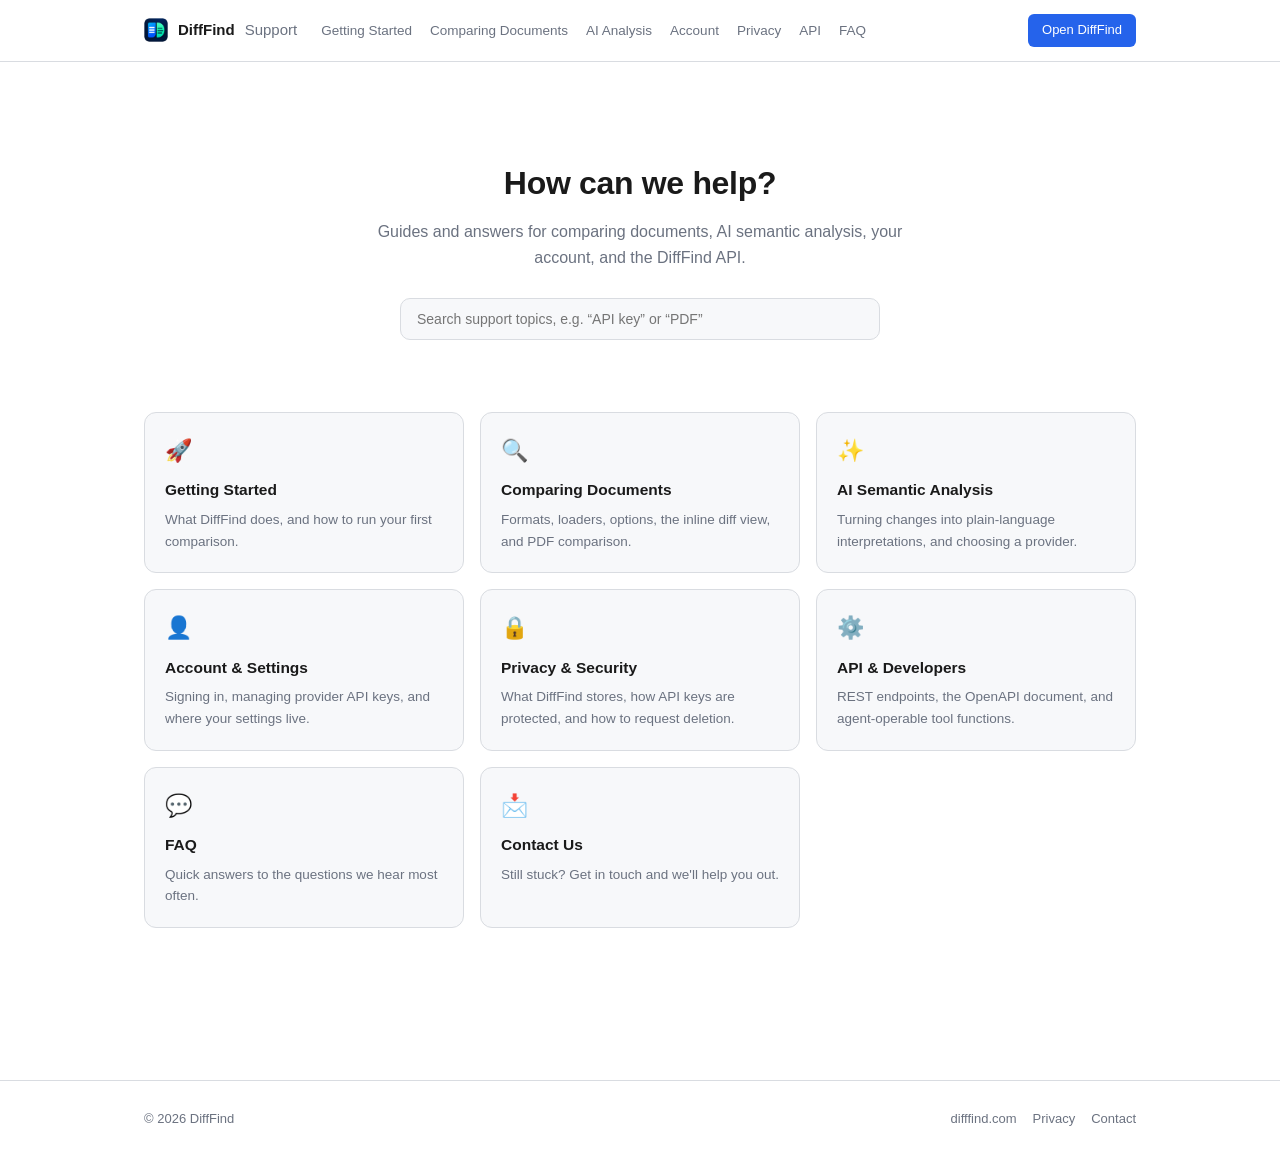
<file: index.html>
<!doctype html>
<html lang="en">
<head>
<meta charset="utf-8" />
<meta name="viewport" content="width=device-width, initial-scale=1" />
<title>DiffFind Support</title>
<meta name="description" content="Help center for DiffFind — the deterministic diff engine with optional AI semantic analysis. Guides for comparing documents, AI analysis, accounts, and the API." />
<link rel="icon" type="image/png" href="assets/favicon.png" />
<link rel="stylesheet" href="assets/style.css" />
</head>
<body>

<header class="site-header">
  <div class="site-header-inner">
    <a class="brand" href="index.html">
      <img src="assets/favicon.png" alt="" />
      DiffFind <span class="support-tag">Support</span>
    </a>
    <nav class="site-nav">
      <a href="getting-started.html">Getting Started</a>
      <a href="comparing-documents.html">Comparing Documents</a>
      <a href="ai-semantic-analysis.html">AI Analysis</a>
      <a href="account-and-settings.html">Account</a>
      <a href="privacy-and-security.html">Privacy</a>
      <a href="api-for-developers.html">API</a>
      <a href="faq.html">FAQ</a>
    </nav>
    <div class="header-spacer"></div>
    <a class="app-link" href="https://app.diffind.com/" target="_blank" rel="noopener noreferrer">Open DiffFind</a>
  </div>
</header>

<main class="page">
  <div class="hero">
    <h1>How can we help?</h1>
    <p>Guides and answers for comparing documents, AI semantic analysis, your account, and the DiffFind API.</p>
    <div class="search-box">
      <input type="text" id="topic-search" placeholder="Search support topics, e.g. &ldquo;API key&rdquo; or &ldquo;PDF&rdquo;" autocomplete="off" />
    </div>
  </div>

  <div class="card-grid" id="topic-grid">
    <a class="card" href="getting-started.html" data-keywords="start begin new first compare quick overview">
      <span class="icon">🚀</span>
      <h3>Getting Started</h3>
      <p>What DiffFind does, and how to run your first comparison.</p>
    </a>
    <a class="card" href="comparing-documents.html" data-keywords="compare formats json yaml xml csv pdf url curl file loader inline diff minimap history pretty print find move options">
      <span class="icon">🔍</span>
      <h3>Comparing Documents</h3>
      <p>Formats, loaders, options, the inline diff view, and PDF comparison.</p>
    </a>
    <a class="card" href="ai-semantic-analysis.html" data-keywords="ai semantic analysis heuristic claude openai gemini provider model verification interpretation severity confidence custom instructions">
      <span class="icon">✨</span>
      <h3>AI Semantic Analysis</h3>
      <p>Turning changes into plain-language interpretations, and choosing a provider.</p>
    </a>
    <a class="card" href="account-and-settings.html" data-keywords="account sign in google login logout settings api key provider credential">
      <span class="icon">👤</span>
      <h3>Account &amp; Settings</h3>
      <p>Signing in, managing provider API keys, and where your settings live.</p>
    </a>
    <a class="card" href="privacy-and-security.html" data-keywords="privacy security data key encryption storage ssrf delete">
      <span class="icon">🔒</span>
      <h3>Privacy &amp; Security</h3>
      <p>What DiffFind stores, how API keys are protected, and how to request deletion.</p>
    </a>
    <a class="card" href="api-for-developers.html" data-keywords="api rest endpoint compare locate load format openapi swagger docs agent tools mcp">
      <span class="icon">⚙️</span>
      <h3>API &amp; Developers</h3>
      <p>REST endpoints, the OpenAPI document, and agent-operable tool functions.</p>
    </a>
    <a class="card" href="faq.html" data-keywords="faq questions troubleshoot problem error not working">
      <span class="icon">💬</span>
      <h3>FAQ</h3>
      <p>Quick answers to the questions we hear most often.</p>
    </a>
    <a class="card" href="contact.html" data-keywords="contact support help email report bug feedback">
      <span class="icon">📩</span>
      <h3>Contact Us</h3>
      <p>Still stuck? Get in touch and we'll help you out.</p>
    </a>
  </div>
  <p class="no-results" id="no-results">No topics match your search. Try a different term, or <a href="contact.html">contact us</a>.</p>
</main>

<footer class="site-footer">
  <div class="site-footer-inner">
    <span>&copy; <span id="year"></span> DiffFind</span>
    <nav>
      <a href="https://difffind.com" target="_blank" rel="noopener noreferrer">difffind.com</a>
      <a href="privacy-and-security.html">Privacy</a>
      <a href="contact.html">Contact</a>
    </nav>
  </div>
</footer>

<script>
  document.getElementById('year').textContent = new Date().getFullYear();

  const input = document.getElementById('topic-search');
  const cards = Array.from(document.querySelectorAll('#topic-grid .card'));
  const noResults = document.getElementById('no-results');

  input.addEventListener('input', () => {
    const q = input.value.trim().toLowerCase();
    let visible = 0;
    cards.forEach((card) => {
      const haystack = (card.textContent + ' ' + (card.dataset.keywords || '')).toLowerCase();
      const match = q === '' || haystack.includes(q);
      card.hidden = !match;
      if (match) visible += 1;
    });
    noResults.classList.toggle('visible', visible === 0);
  });
</script>

</body>
</html>
</file>
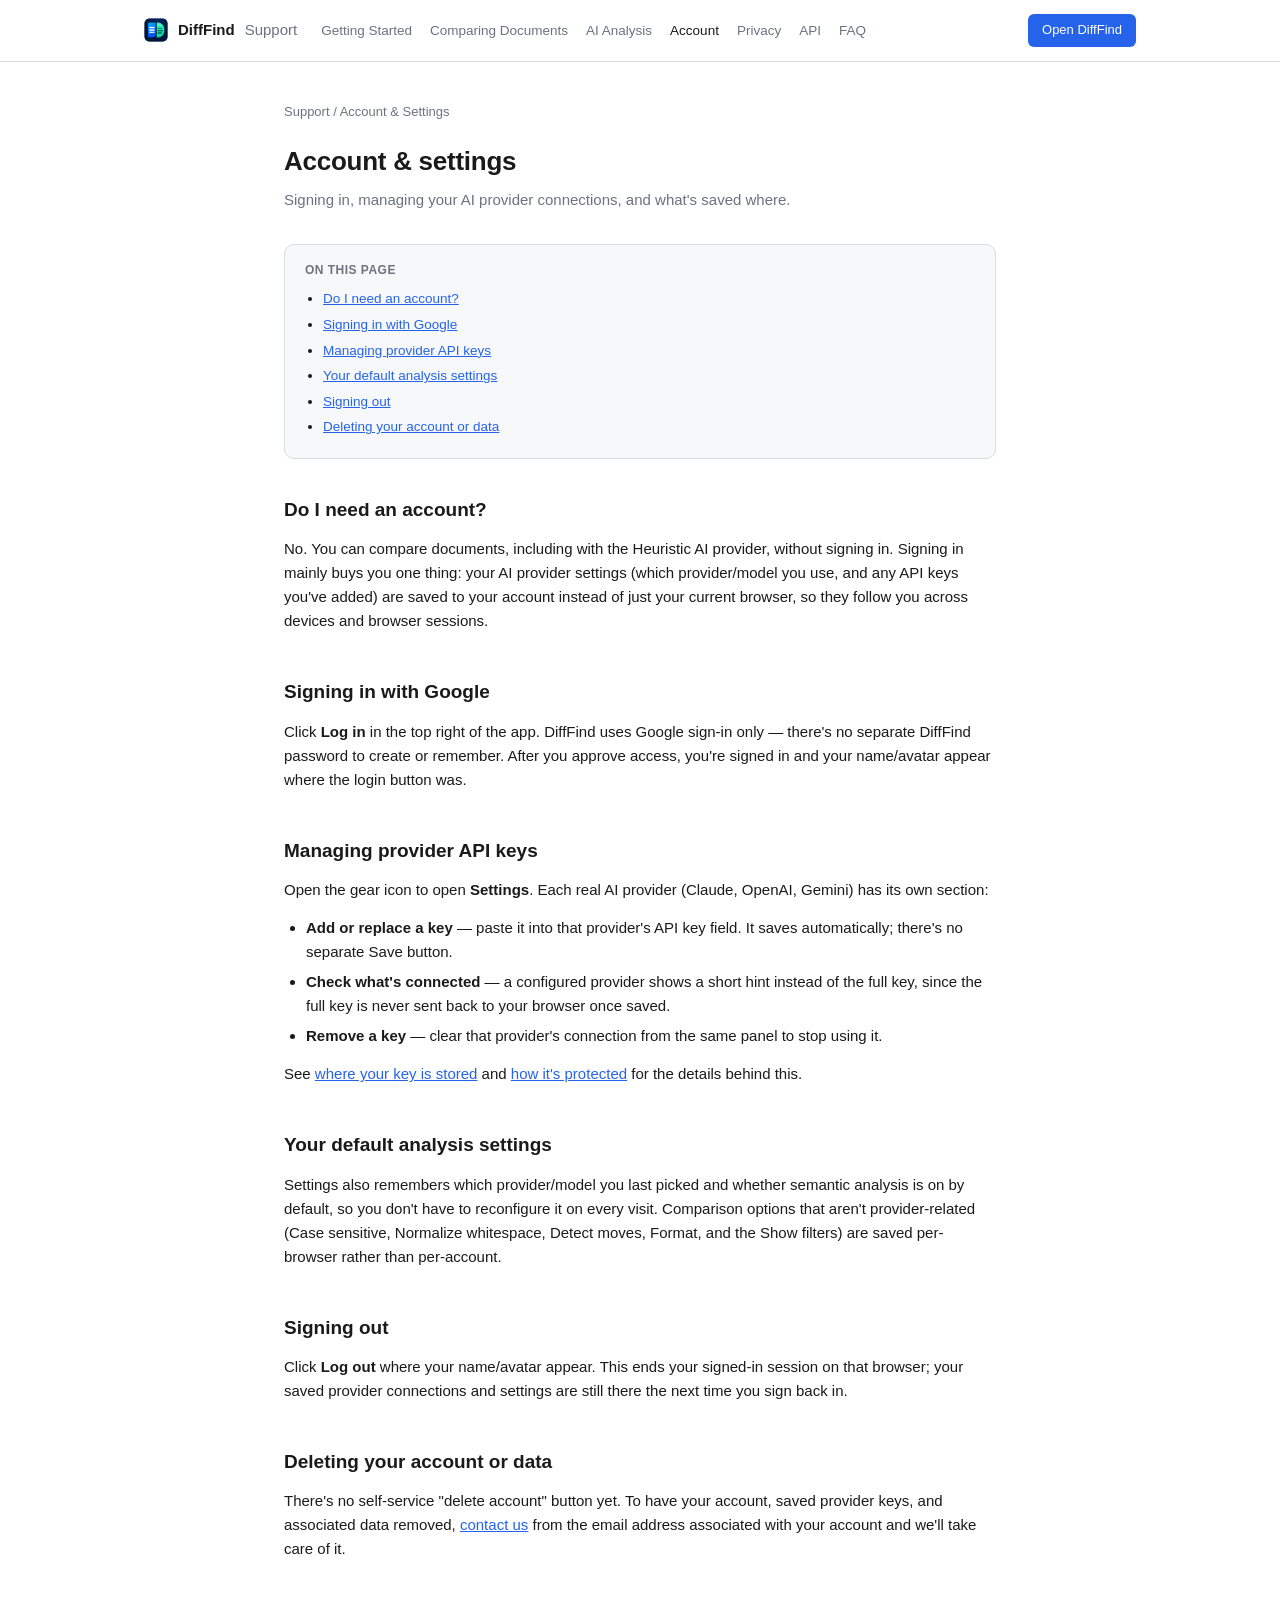
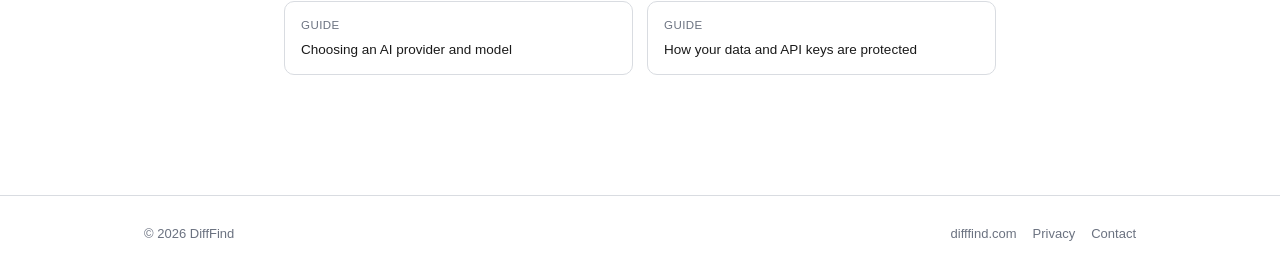
<file: account-and-settings.html>
<!doctype html>
<html lang="en">
<head>
<meta charset="utf-8" />
<meta name="viewport" content="width=device-width, initial-scale=1" />
<title>Account &amp; Settings — DiffFind Support</title>
<meta name="description" content="Signing in with Google, managing provider API keys, and where your settings are saved." />
<link rel="icon" type="image/png" href="assets/favicon.png" />
<link rel="stylesheet" href="assets/style.css" />
</head>
<body>

<header class="site-header">
  <div class="site-header-inner">
    <a class="brand" href="index.html">
      <img src="assets/favicon.png" alt="" />
      DiffFind <span class="support-tag">Support</span>
    </a>
    <nav class="site-nav">
      <a href="getting-started.html">Getting Started</a>
      <a href="comparing-documents.html">Comparing Documents</a>
      <a href="ai-semantic-analysis.html">AI Analysis</a>
      <a href="account-and-settings.html" class="active">Account</a>
      <a href="privacy-and-security.html">Privacy</a>
      <a href="api-for-developers.html">API</a>
      <a href="faq.html">FAQ</a>
    </nav>
    <div class="header-spacer"></div>
    <a class="app-link" href="https://app.diffind.com/" target="_blank" rel="noopener noreferrer">Open DiffFind</a>
  </div>
</header>

<main class="article">
  <div class="breadcrumb"><a href="index.html">Support</a> / Account &amp; Settings</div>

  <h1>Account &amp; settings</h1>
  <p class="subtitle">Signing in, managing your AI provider connections, and what's saved where.</p>

  <div class="toc">
    <div class="toc-title">On this page</div>
    <ul>
      <li><a href="#do-i-need-an-account">Do I need an account?</a></li>
      <li><a href="#signing-in">Signing in with Google</a></li>
      <li><a href="#provider-keys">Managing provider API keys</a></li>
      <li><a href="#default-settings">Your default analysis settings</a></li>
      <li><a href="#signing-out">Signing out</a></li>
      <li><a href="#account-deletion">Deleting your account or data</a></li>
    </ul>
  </div>

  <h2 id="do-i-need-an-account">Do I need an account?</h2>
  <p>
    No. You can compare documents, including with the Heuristic AI provider, without signing in.
    Signing in mainly buys you one thing: your AI provider settings (which provider/model you use,
    and any API keys you've added) are saved to your account instead of just your current browser,
    so they follow you across devices and browser sessions.
  </p>

  <h2 id="signing-in">Signing in with Google</h2>
  <p>
    Click <strong>Log in</strong> in the top right of the app. DiffFind uses Google sign-in only —
    there's no separate DiffFind password to create or remember. After you approve access, you're
    signed in and your name/avatar appear where the login button was.
  </p>

  <h2 id="provider-keys">Managing provider API keys</h2>
  <p>
    Open the gear icon to open <strong>Settings</strong>. Each real AI provider (Claude, OpenAI,
    Gemini) has its own section:
  </p>
  <ul>
    <li><strong>Add or replace a key</strong> — paste it into that provider's API key field. It saves automatically; there's no separate Save button.</li>
    <li><strong>Check what's connected</strong> — a configured provider shows a short hint instead of the full key, since the full key is never sent back to your browser once saved.</li>
    <li><strong>Remove a key</strong> — clear that provider's connection from the same panel to stop using it.</li>
  </ul>
  <p>
    See <a href="ai-semantic-analysis.html#api-keys">where your key is stored</a> and
    <a href="privacy-and-security.html">how it's protected</a> for the details behind this.
  </p>

  <h2 id="default-settings">Your default analysis settings</h2>
  <p>
    Settings also remembers which provider/model you last picked and whether semantic analysis is
    on by default, so you don't have to reconfigure it on every visit. Comparison options that
    aren't provider-related (Case sensitive, Normalize whitespace, Detect moves, Format, and the
    Show filters) are saved per-browser rather than per-account.
  </p>

  <h2 id="signing-out">Signing out</h2>
  <p>
    Click <strong>Log out</strong> where your name/avatar appear. This ends your signed-in session
    on that browser; your saved provider connections and settings are still there the next time you
    sign back in.
  </p>

  <h2 id="account-deletion">Deleting your account or data</h2>
  <p>
    There's no self-service "delete account" button yet. To have your account, saved provider
    keys, and associated data removed, <a href="contact.html">contact us</a> from the email address
    associated with your account and we'll take care of it.
  </p>

  <div class="next-steps">
    <a href="ai-semantic-analysis.html">
      <span class="label">Guide</span>
      Choosing an AI provider and model
    </a>
    <a href="privacy-and-security.html">
      <span class="label">Guide</span>
      How your data and API keys are protected
    </a>
  </div>
</main>

<footer class="site-footer">
  <div class="site-footer-inner">
    <span>&copy; <span id="year"></span> DiffFind</span>
    <nav>
      <a href="https://difffind.com" target="_blank" rel="noopener noreferrer">difffind.com</a>
      <a href="privacy-and-security.html">Privacy</a>
      <a href="contact.html">Contact</a>
    </nav>
  </div>
</footer>
<script>document.getElementById('year').textContent = new Date().getFullYear();</script>

</body>
</html>
</file>
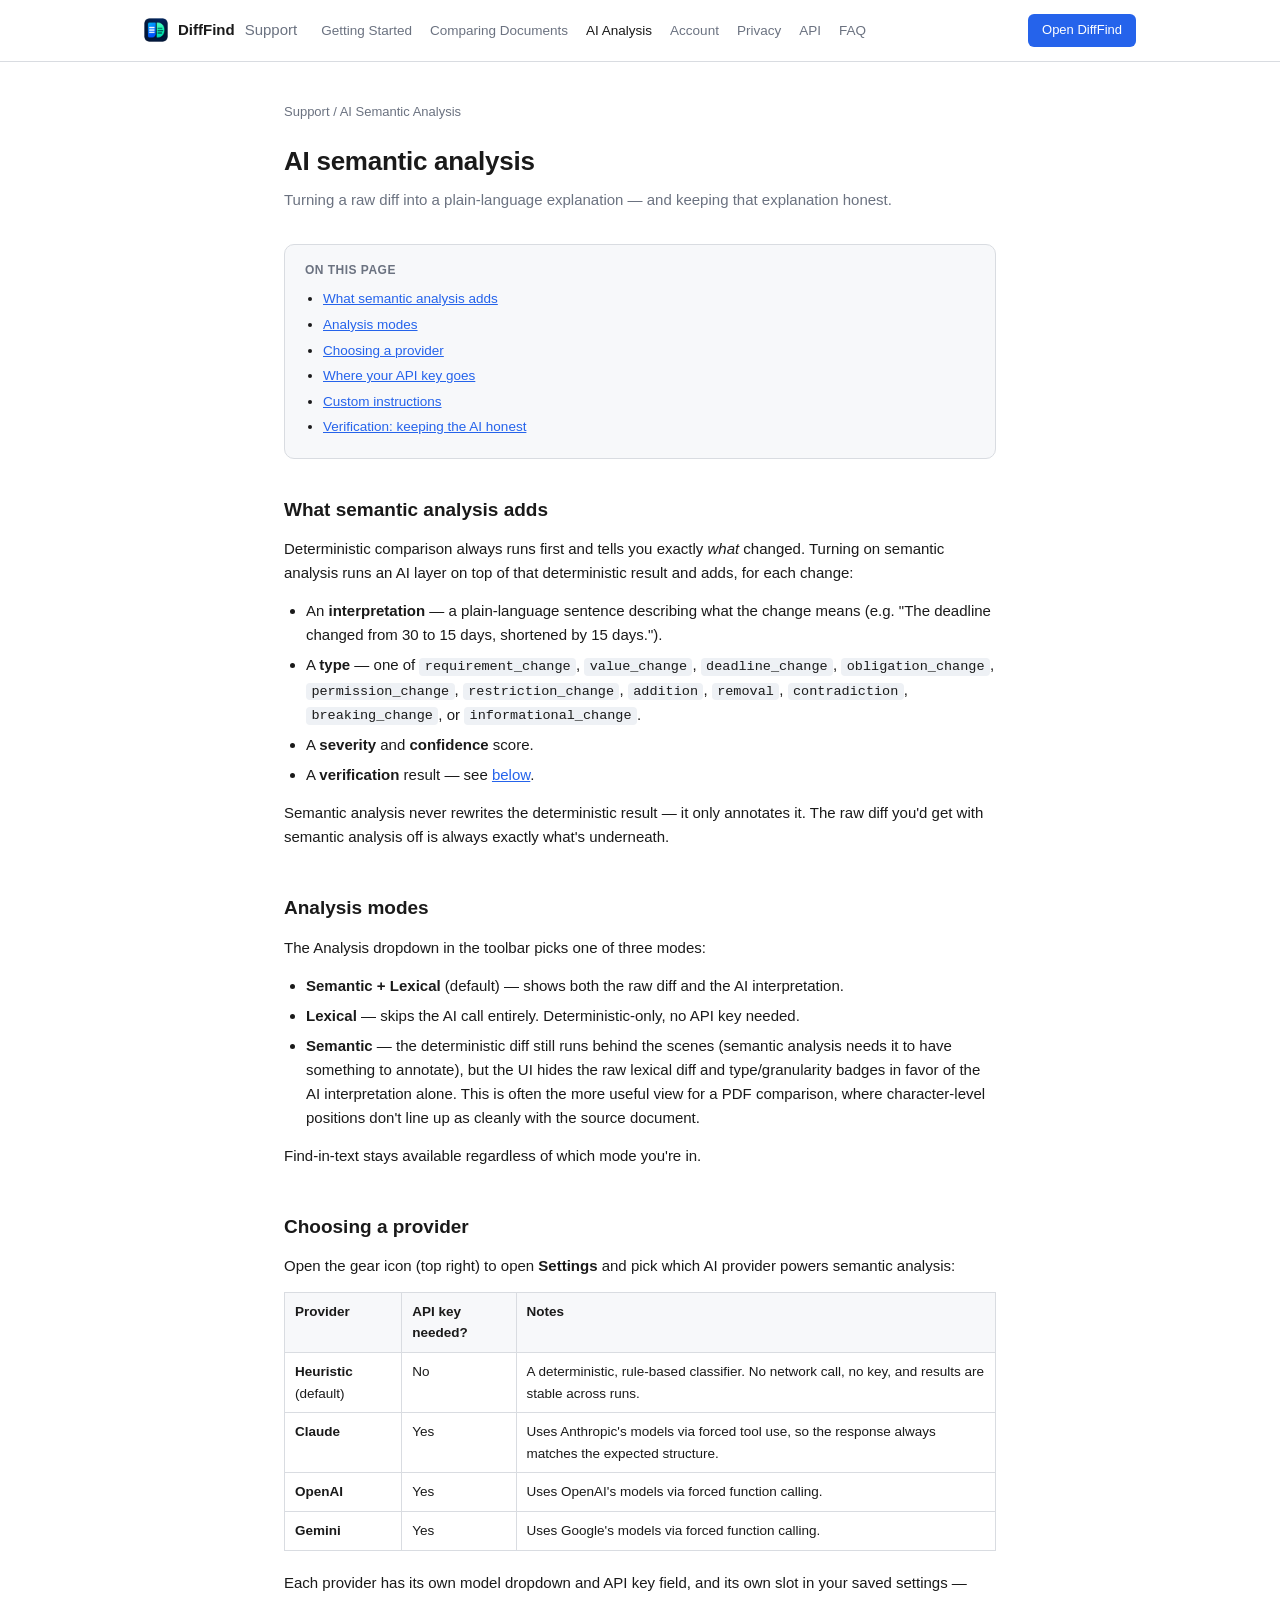
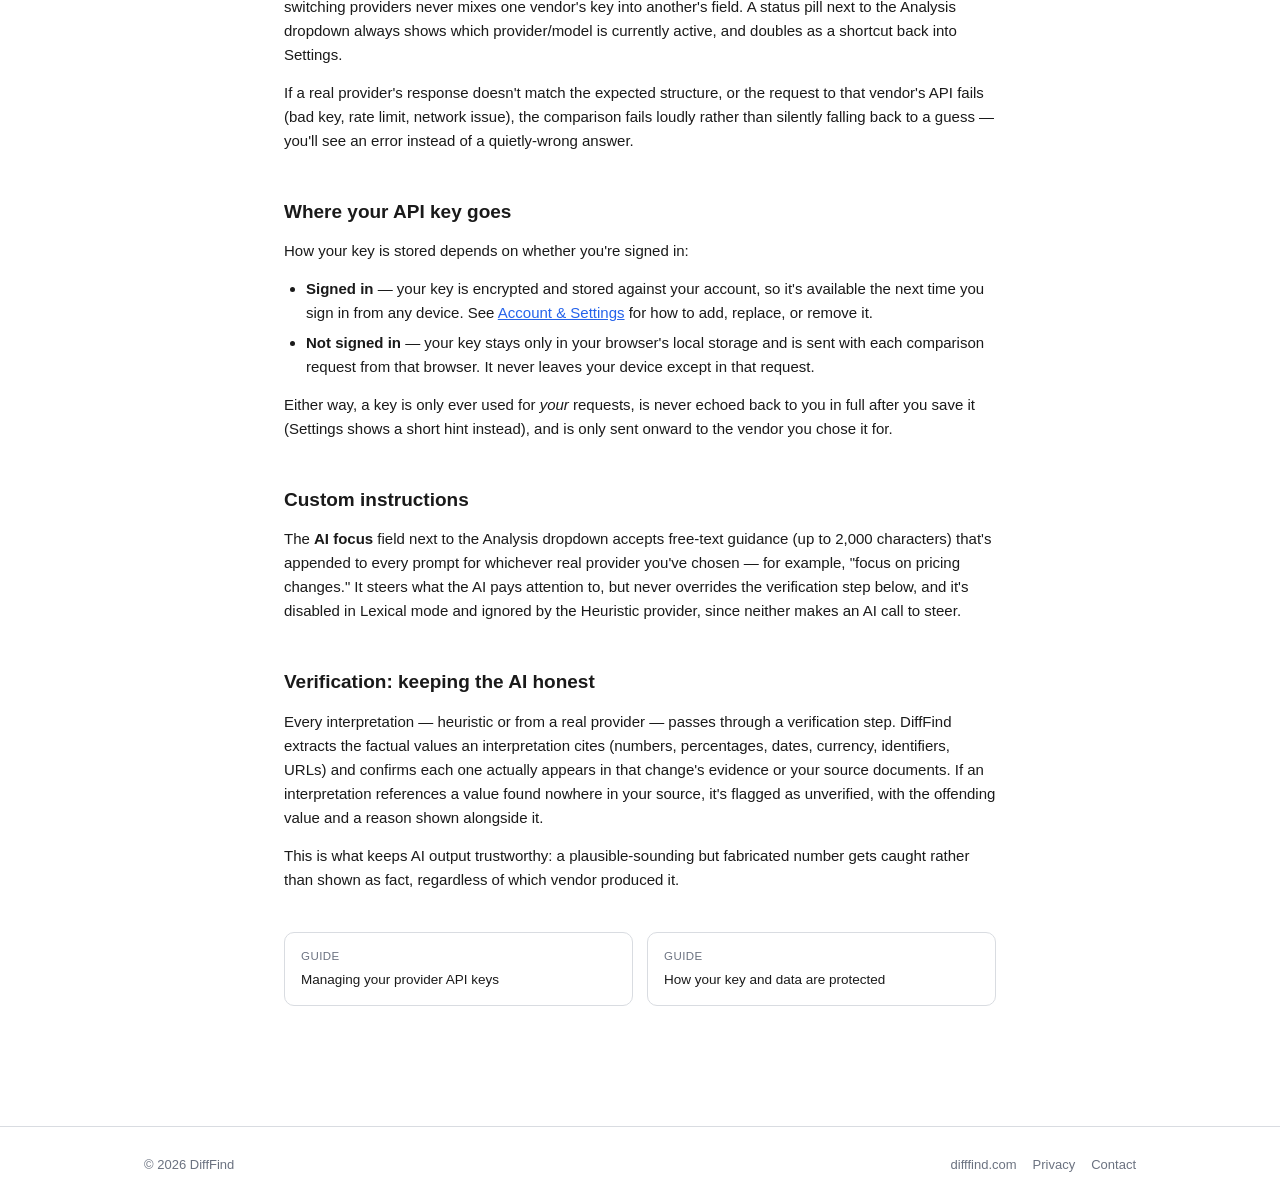
<file: ai-semantic-analysis.html>
<!doctype html>
<html lang="en">
<head>
<meta charset="utf-8" />
<meta name="viewport" content="width=device-width, initial-scale=1" />
<title>AI Semantic Analysis — DiffFind Support</title>
<meta name="description" content="How DiffFind's optional AI layer interprets changes, how to choose a provider, and how verification keeps it honest." />
<link rel="icon" type="image/png" href="assets/favicon.png" />
<link rel="stylesheet" href="assets/style.css" />
</head>
<body>

<header class="site-header">
  <div class="site-header-inner">
    <a class="brand" href="index.html">
      <img src="assets/favicon.png" alt="" />
      DiffFind <span class="support-tag">Support</span>
    </a>
    <nav class="site-nav">
      <a href="getting-started.html">Getting Started</a>
      <a href="comparing-documents.html">Comparing Documents</a>
      <a href="ai-semantic-analysis.html" class="active">AI Analysis</a>
      <a href="account-and-settings.html">Account</a>
      <a href="privacy-and-security.html">Privacy</a>
      <a href="api-for-developers.html">API</a>
      <a href="faq.html">FAQ</a>
    </nav>
    <div class="header-spacer"></div>
    <a class="app-link" href="https://app.diffind.com/" target="_blank" rel="noopener noreferrer">Open DiffFind</a>
  </div>
</header>

<main class="article">
  <div class="breadcrumb"><a href="index.html">Support</a> / AI Semantic Analysis</div>

  <h1>AI semantic analysis</h1>
  <p class="subtitle">Turning a raw diff into a plain-language explanation — and keeping that explanation honest.</p>

  <div class="toc">
    <div class="toc-title">On this page</div>
    <ul>
      <li><a href="#what-it-adds">What semantic analysis adds</a></li>
      <li><a href="#analysis-modes">Analysis modes</a></li>
      <li><a href="#providers">Choosing a provider</a></li>
      <li><a href="#api-keys">Where your API key goes</a></li>
      <li><a href="#custom-instructions">Custom instructions</a></li>
      <li><a href="#verification">Verification: keeping the AI honest</a></li>
    </ul>
  </div>

  <h2 id="what-it-adds">What semantic analysis adds</h2>
  <p>
    Deterministic comparison always runs first and tells you exactly <em>what</em> changed. Turning
    on semantic analysis runs an AI layer on top of that deterministic result and adds, for each
    change:
  </p>
  <ul>
    <li>An <strong>interpretation</strong> — a plain-language sentence describing what the change means (e.g. "The deadline changed from 30 to 15 days, shortened by 15 days.").</li>
    <li>A <strong>type</strong> — one of <code>requirement_change</code>, <code>value_change</code>, <code>deadline_change</code>, <code>obligation_change</code>, <code>permission_change</code>, <code>restriction_change</code>, <code>addition</code>, <code>removal</code>, <code>contradiction</code>, <code>breaking_change</code>, or <code>informational_change</code>.</li>
    <li>A <strong>severity</strong> and <strong>confidence</strong> score.</li>
    <li>A <strong>verification</strong> result — see <a href="#verification">below</a>.</li>
  </ul>
  <p>
    Semantic analysis never rewrites the deterministic result — it only annotates it. The raw diff
    you'd get with semantic analysis off is always exactly what's underneath.
  </p>

  <h2 id="analysis-modes">Analysis modes</h2>
  <p>The Analysis dropdown in the toolbar picks one of three modes:</p>
  <ul>
    <li><strong>Semantic + Lexical</strong> (default) — shows both the raw diff and the AI interpretation.</li>
    <li><strong>Lexical</strong> — skips the AI call entirely. Deterministic-only, no API key needed.</li>
    <li><strong>Semantic</strong> — the deterministic diff still runs behind the scenes (semantic analysis needs it to have something to annotate), but the UI hides the raw lexical diff and type/granularity badges in favor of the AI interpretation alone. This is often the more useful view for a PDF comparison, where character-level positions don't line up as cleanly with the source document.</li>
  </ul>
  <p>Find-in-text stays available regardless of which mode you're in.</p>

  <h2 id="providers">Choosing a provider</h2>
  <p>
    Open the gear icon (top right) to open <strong>Settings</strong> and pick which AI provider
    powers semantic analysis:
  </p>
  <table>
    <thead><tr><th>Provider</th><th>API key needed?</th><th>Notes</th></tr></thead>
    <tbody>
      <tr><td><strong>Heuristic</strong> (default)</td><td>No</td><td>A deterministic, rule-based classifier. No network call, no key, and results are stable across runs.</td></tr>
      <tr><td><strong>Claude</strong></td><td>Yes</td><td>Uses Anthropic's models via forced tool use, so the response always matches the expected structure.</td></tr>
      <tr><td><strong>OpenAI</strong></td><td>Yes</td><td>Uses OpenAI's models via forced function calling.</td></tr>
      <tr><td><strong>Gemini</strong></td><td>Yes</td><td>Uses Google's models via forced function calling.</td></tr>
    </tbody>
  </table>
  <p>
    Each provider has its own model dropdown and API key field, and its own slot in your saved
    settings — switching providers never mixes one vendor's key into another's field. A status pill
    next to the Analysis dropdown always shows which provider/model is currently active, and doubles
    as a shortcut back into Settings.
  </p>
  <p>
    If a real provider's response doesn't match the expected structure, or the request to that
    vendor's API fails (bad key, rate limit, network issue), the comparison fails loudly rather than
    silently falling back to a guess — you'll see an error instead of a quietly-wrong answer.
  </p>

  <h2 id="api-keys">Where your API key goes</h2>
  <p>How your key is stored depends on whether you're signed in:</p>
  <ul>
    <li>
      <strong>Signed in</strong> — your key is encrypted and stored against your account, so it's
      available the next time you sign in from any device. See
      <a href="account-and-settings.html#provider-keys">Account &amp; Settings</a> for how to add,
      replace, or remove it.
    </li>
    <li>
      <strong>Not signed in</strong> — your key stays only in your browser's local storage and is
      sent with each comparison request from that browser. It never leaves your device except in
      that request.
    </li>
  </ul>
  <p>
    Either way, a key is only ever used for <em>your</em> requests, is never echoed back to you in
    full after you save it (Settings shows a short hint instead), and is only sent onward to the
    vendor you chose it for.
  </p>

  <h2 id="custom-instructions">Custom instructions</h2>
  <p>
    The <strong>AI focus</strong> field next to the Analysis dropdown accepts free-text guidance
    (up to 2,000 characters) that's appended to every prompt for whichever real provider you've
    chosen — for example, "focus on pricing changes." It steers what the AI pays attention to, but
    never overrides the verification step below, and it's disabled in Lexical mode and ignored by
    the Heuristic provider, since neither makes an AI call to steer.
  </p>

  <h2 id="verification">Verification: keeping the AI honest</h2>
  <p>
    Every interpretation — heuristic or from a real provider — passes through a verification step.
    DiffFind extracts the factual values an interpretation cites (numbers, percentages, dates,
    currency, identifiers, URLs) and confirms each one actually appears in that change's evidence or
    your source documents. If an interpretation references a value found nowhere in your source, it's
    flagged as unverified, with the offending value and a reason shown alongside it.
  </p>
  <p>This is what keeps AI output trustworthy: a plausible-sounding but fabricated number gets caught rather than shown as fact, regardless of which vendor produced it.</p>

  <div class="next-steps">
    <a href="account-and-settings.html">
      <span class="label">Guide</span>
      Managing your provider API keys
    </a>
    <a href="privacy-and-security.html">
      <span class="label">Guide</span>
      How your key and data are protected
    </a>
  </div>
</main>

<footer class="site-footer">
  <div class="site-footer-inner">
    <span>&copy; <span id="year"></span> DiffFind</span>
    <nav>
      <a href="https://difffind.com" target="_blank" rel="noopener noreferrer">difffind.com</a>
      <a href="privacy-and-security.html">Privacy</a>
      <a href="contact.html">Contact</a>
    </nav>
  </div>
</footer>
<script>document.getElementById('year').textContent = new Date().getFullYear();</script>

</body>
</html>
</file>
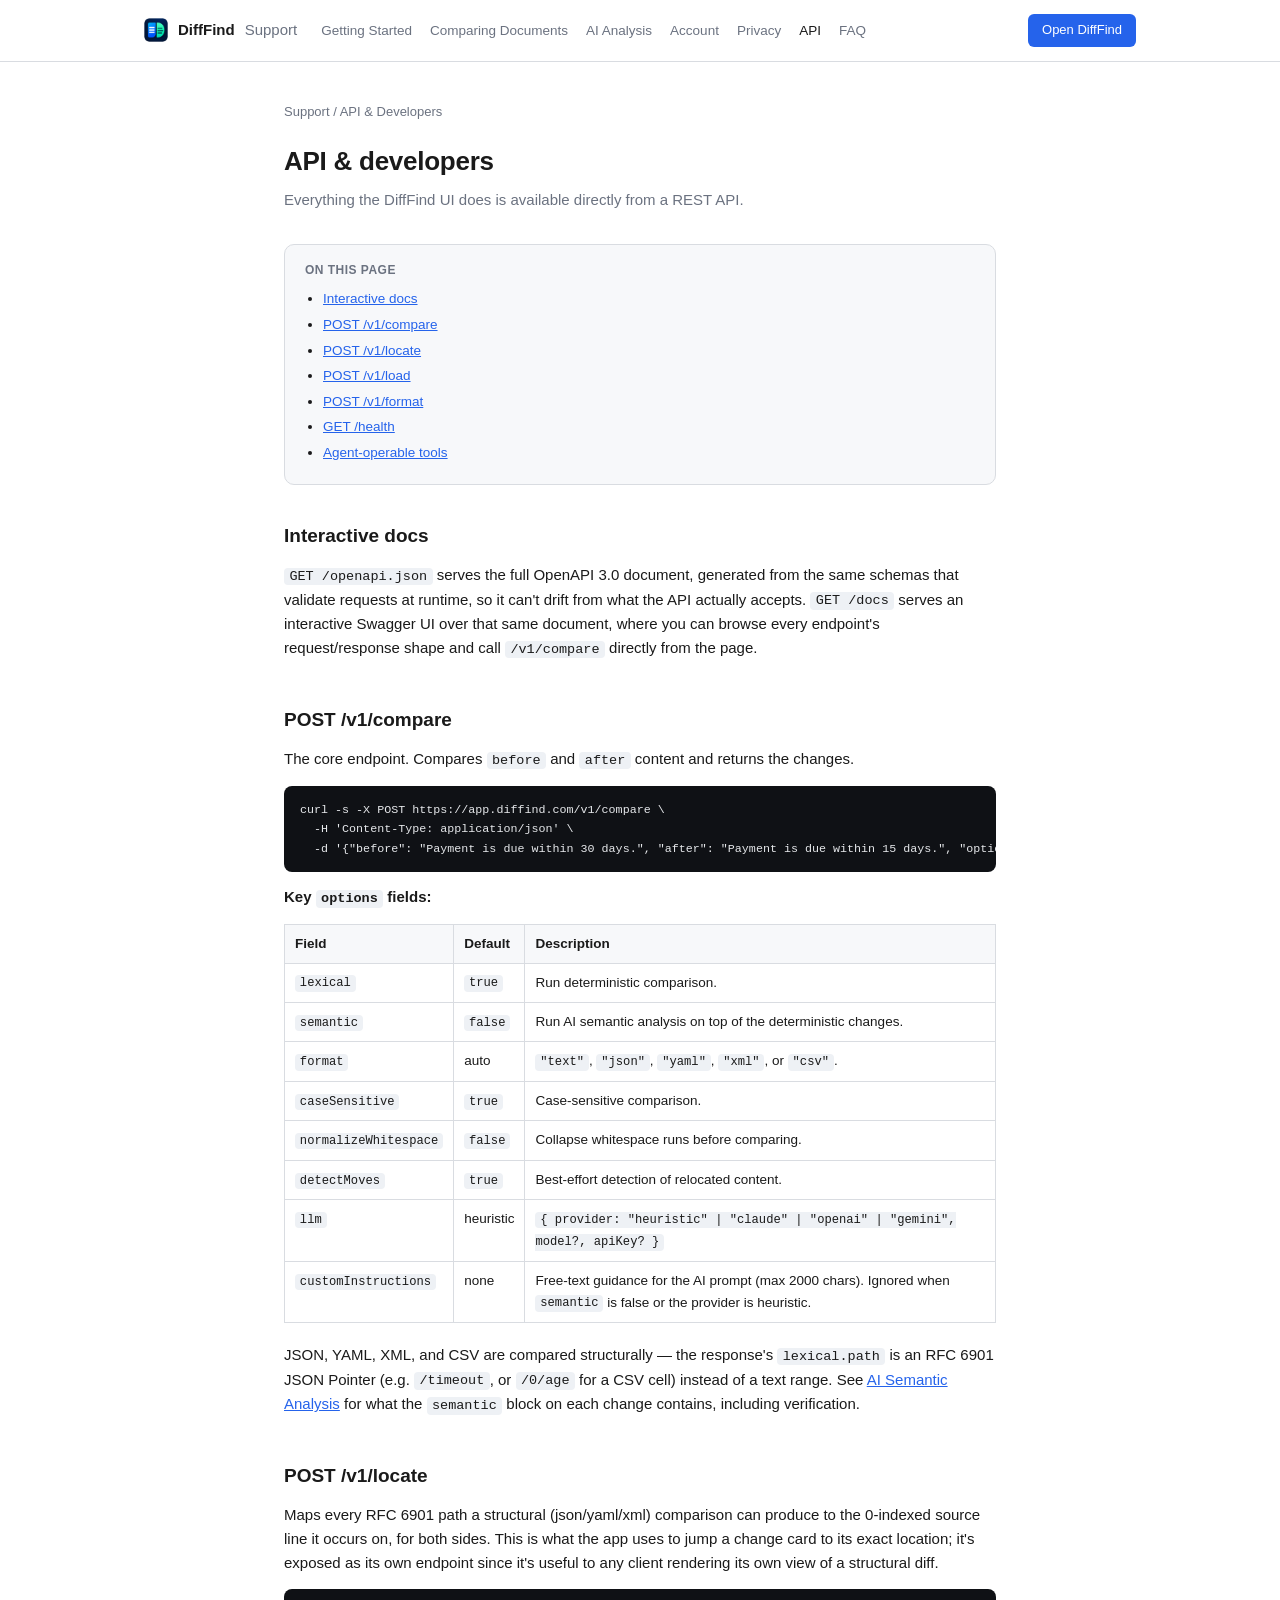
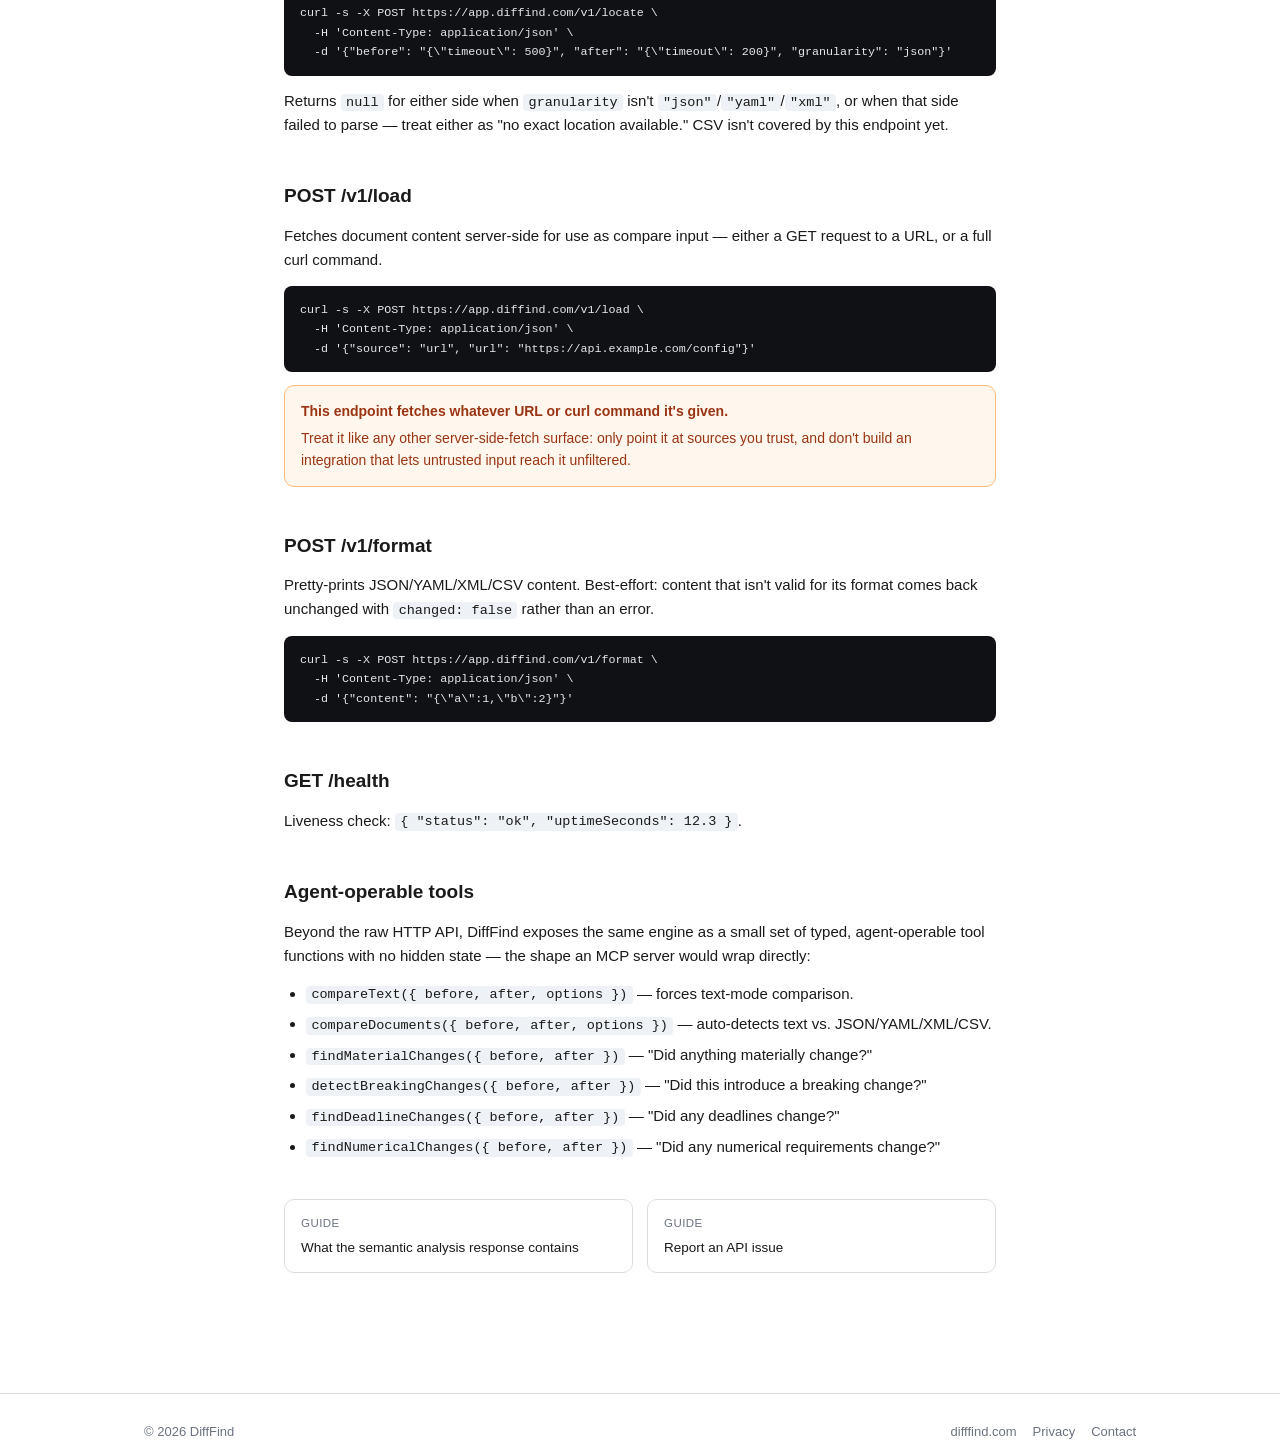
<file: api-for-developers.html>
<!doctype html>
<html lang="en">
<head>
<meta charset="utf-8" />
<meta name="viewport" content="width=device-width, initial-scale=1" />
<title>API &amp; Developers — DiffFind Support</title>
<meta name="description" content="DiffFind's REST endpoints, the OpenAPI document, Swagger UI, and agent-operable tool functions." />
<link rel="icon" type="image/png" href="assets/favicon.png" />
<link rel="stylesheet" href="assets/style.css" />
</head>
<body>

<header class="site-header">
  <div class="site-header-inner">
    <a class="brand" href="index.html">
      <img src="assets/favicon.png" alt="" />
      DiffFind <span class="support-tag">Support</span>
    </a>
    <nav class="site-nav">
      <a href="getting-started.html">Getting Started</a>
      <a href="comparing-documents.html">Comparing Documents</a>
      <a href="ai-semantic-analysis.html">AI Analysis</a>
      <a href="account-and-settings.html">Account</a>
      <a href="privacy-and-security.html">Privacy</a>
      <a href="api-for-developers.html" class="active">API</a>
      <a href="faq.html">FAQ</a>
    </nav>
    <div class="header-spacer"></div>
    <a class="app-link" href="https://app.diffind.com/" target="_blank" rel="noopener noreferrer">Open DiffFind</a>
  </div>
</header>

<main class="article">
  <div class="breadcrumb"><a href="index.html">Support</a> / API &amp; Developers</div>

  <h1>API &amp; developers</h1>
  <p class="subtitle">Everything the DiffFind UI does is available directly from a REST API.</p>

  <div class="toc">
    <div class="toc-title">On this page</div>
    <ul>
      <li><a href="#docs">Interactive docs</a></li>
      <li><a href="#compare">POST /v1/compare</a></li>
      <li><a href="#locate">POST /v1/locate</a></li>
      <li><a href="#load">POST /v1/load</a></li>
      <li><a href="#format">POST /v1/format</a></li>
      <li><a href="#health">GET /health</a></li>
      <li><a href="#agent-tools">Agent-operable tools</a></li>
    </ul>
  </div>

  <h2 id="docs">Interactive docs</h2>
  <p>
    <code>GET /openapi.json</code> serves the full OpenAPI 3.0 document, generated from the same
    schemas that validate requests at runtime, so it can't drift from what the API actually accepts.
    <code>GET /docs</code> serves an interactive Swagger UI over that same document, where you can
    browse every endpoint's request/response shape and call <code>/v1/compare</code> directly from
    the page.
  </p>

  <h2 id="compare">POST /v1/compare</h2>
  <p>The core endpoint. Compares <code>before</code> and <code>after</code> content and returns the changes.</p>
  <pre><code>curl -s -X POST https://app.diffind.com/v1/compare \
  -H 'Content-Type: application/json' \
  -d '{"before": "Payment is due within 30 days.", "after": "Payment is due within 15 days.", "options": {"semantic": true}}'</code></pre>
  <p><strong>Key <code>options</code> fields:</strong></p>
  <table>
    <thead><tr><th>Field</th><th>Default</th><th>Description</th></tr></thead>
    <tbody>
      <tr><td><code>lexical</code></td><td><code>true</code></td><td>Run deterministic comparison.</td></tr>
      <tr><td><code>semantic</code></td><td><code>false</code></td><td>Run AI semantic analysis on top of the deterministic changes.</td></tr>
      <tr><td><code>format</code></td><td>auto</td><td><code>"text"</code>, <code>"json"</code>, <code>"yaml"</code>, <code>"xml"</code>, or <code>"csv"</code>.</td></tr>
      <tr><td><code>caseSensitive</code></td><td><code>true</code></td><td>Case-sensitive comparison.</td></tr>
      <tr><td><code>normalizeWhitespace</code></td><td><code>false</code></td><td>Collapse whitespace runs before comparing.</td></tr>
      <tr><td><code>detectMoves</code></td><td><code>true</code></td><td>Best-effort detection of relocated content.</td></tr>
      <tr><td><code>llm</code></td><td>heuristic</td><td><code>{ provider: "heuristic" | "claude" | "openai" | "gemini", model?, apiKey? }</code></td></tr>
      <tr><td><code>customInstructions</code></td><td>none</td><td>Free-text guidance for the AI prompt (max 2000 chars). Ignored when <code>semantic</code> is false or the provider is heuristic.</td></tr>
    </tbody>
  </table>
  <p>
    JSON, YAML, XML, and CSV are compared structurally — the response's <code>lexical.path</code>
    is an RFC 6901 JSON Pointer (e.g. <code>/timeout</code>, or <code>/0/age</code> for a CSV cell)
    instead of a text range. See <a href="ai-semantic-analysis.html">AI Semantic Analysis</a> for
    what the <code>semantic</code> block on each change contains, including verification.
  </p>

  <h2 id="locate">POST /v1/locate</h2>
  <p>
    Maps every RFC 6901 path a structural (json/yaml/xml) comparison can produce to the 0-indexed
    source line it occurs on, for both sides. This is what the app uses to jump a change card to its
    exact location; it's exposed as its own endpoint since it's useful to any client rendering its
    own view of a structural diff.
  </p>
  <pre><code>curl -s -X POST https://app.diffind.com/v1/locate \
  -H 'Content-Type: application/json' \
  -d '{"before": "{\"timeout\": 500}", "after": "{\"timeout\": 200}", "granularity": "json"}'</code></pre>
  <p>
    Returns <code>null</code> for either side when <code>granularity</code> isn't
    <code>"json"</code>/<code>"yaml"</code>/<code>"xml"</code>, or when that side failed to parse —
    treat either as "no exact location available." CSV isn't covered by this endpoint yet.
  </p>

  <h2 id="load">POST /v1/load</h2>
  <p>Fetches document content server-side for use as compare input — either a GET request to a URL, or a full curl command.</p>
  <pre><code>curl -s -X POST https://app.diffind.com/v1/load \
  -H 'Content-Type: application/json' \
  -d '{"source": "url", "url": "https://api.example.com/config"}'</code></pre>
  <div class="callout warn">
    <strong>This endpoint fetches whatever URL or curl command it's given.</strong>
    Treat it like any other server-side-fetch surface: only point it at sources you trust, and
    don't build an integration that lets untrusted input reach it unfiltered.
  </div>

  <h2 id="format">POST /v1/format</h2>
  <p>Pretty-prints JSON/YAML/XML/CSV content. Best-effort: content that isn't valid for its format comes back unchanged with <code>changed: false</code> rather than an error.</p>
  <pre><code>curl -s -X POST https://app.diffind.com/v1/format \
  -H 'Content-Type: application/json' \
  -d '{"content": "{\"a\":1,\"b\":2}"}'</code></pre>

  <h2 id="health">GET /health</h2>
  <p>Liveness check: <code>{ "status": "ok", "uptimeSeconds": 12.3 }</code>.</p>

  <h2 id="agent-tools">Agent-operable tools</h2>
  <p>
    Beyond the raw HTTP API, DiffFind exposes the same engine as a small set of typed,
    agent-operable tool functions with no hidden state — the shape an MCP server would wrap
    directly:
  </p>
  <ul>
    <li><code>compareText({ before, after, options })</code> — forces text-mode comparison.</li>
    <li><code>compareDocuments({ before, after, options })</code> — auto-detects text vs. JSON/YAML/XML/CSV.</li>
    <li><code>findMaterialChanges({ before, after })</code> — "Did anything materially change?"</li>
    <li><code>detectBreakingChanges({ before, after })</code> — "Did this introduce a breaking change?"</li>
    <li><code>findDeadlineChanges({ before, after })</code> — "Did any deadlines change?"</li>
    <li><code>findNumericalChanges({ before, after })</code> — "Did any numerical requirements change?"</li>
  </ul>

  <div class="next-steps">
    <a href="ai-semantic-analysis.html">
      <span class="label">Guide</span>
      What the semantic analysis response contains
    </a>
    <a href="contact.html">
      <span class="label">Guide</span>
      Report an API issue
    </a>
  </div>
</main>

<footer class="site-footer">
  <div class="site-footer-inner">
    <span>&copy; <span id="year"></span> DiffFind</span>
    <nav>
      <a href="https://difffind.com" target="_blank" rel="noopener noreferrer">difffind.com</a>
      <a href="privacy-and-security.html">Privacy</a>
      <a href="contact.html">Contact</a>
    </nav>
  </div>
</footer>
<script>document.getElementById('year').textContent = new Date().getFullYear();</script>

</body>
</html>
</file>
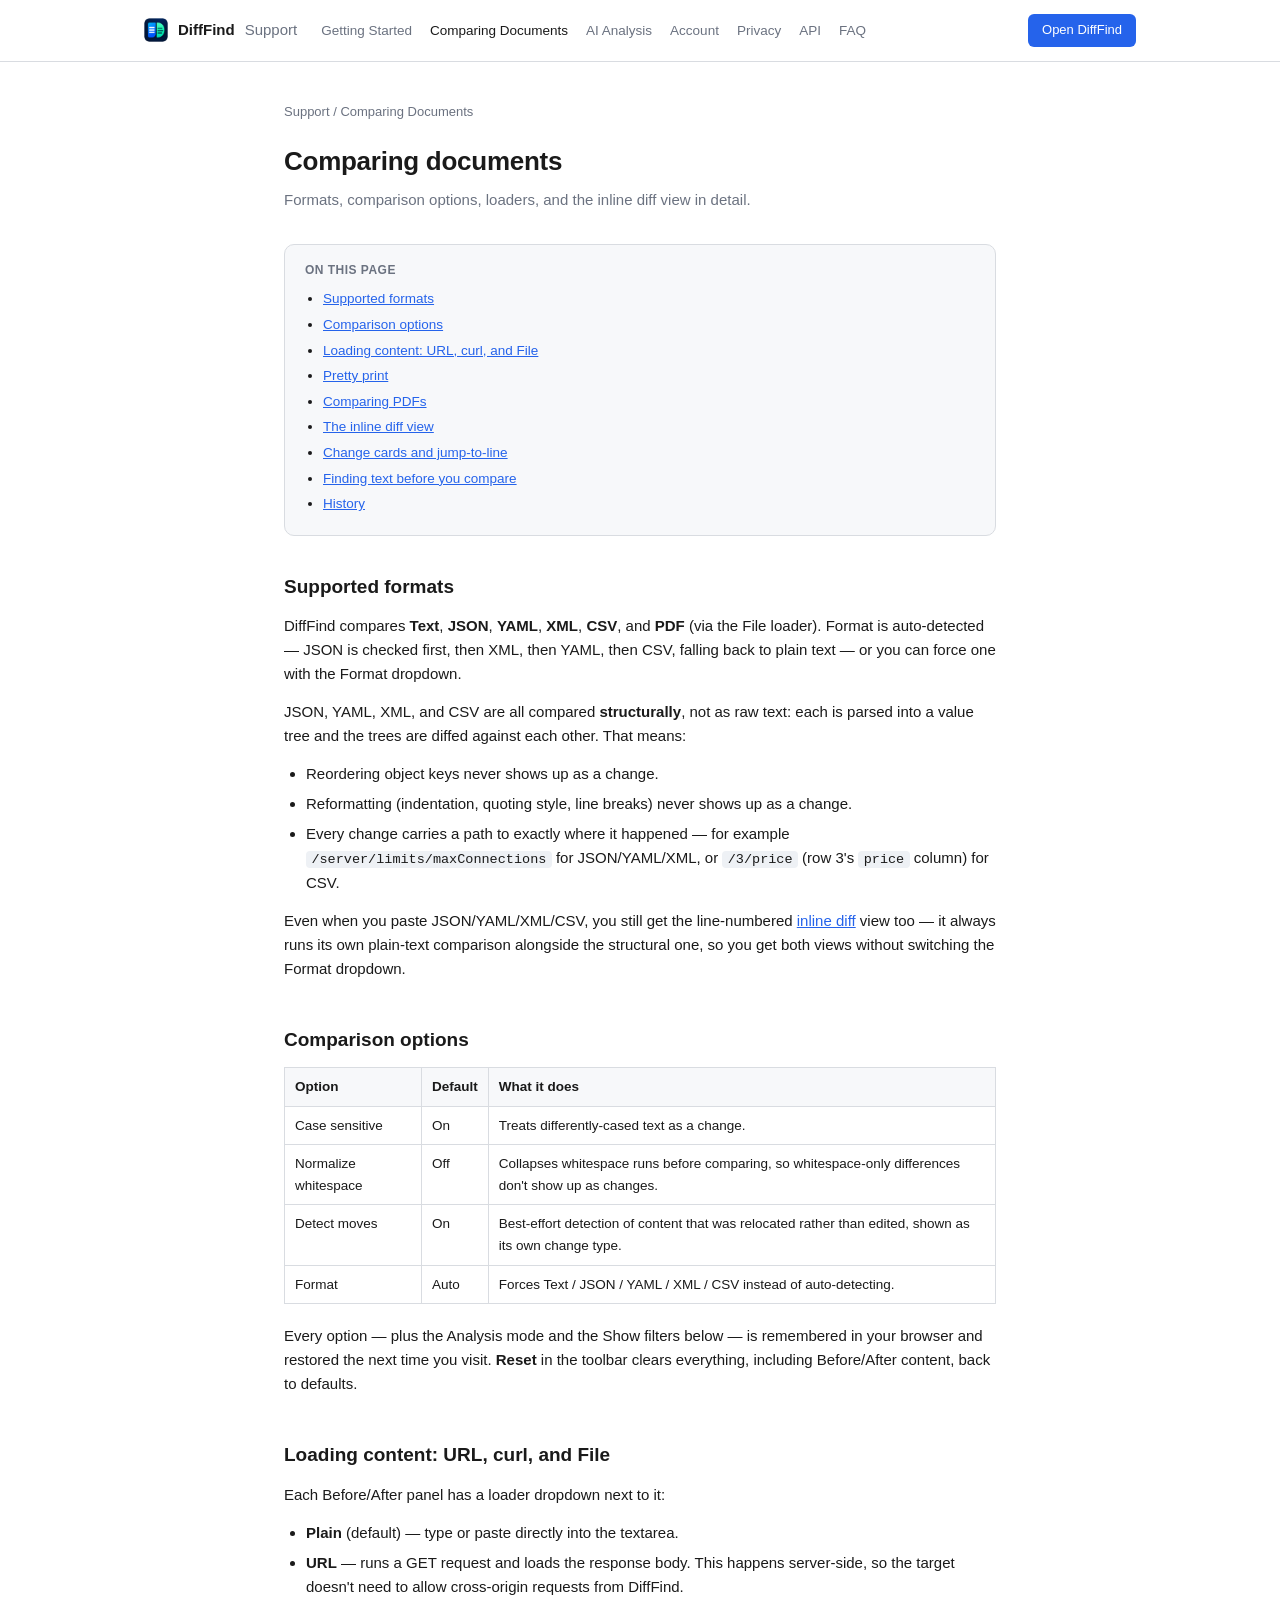
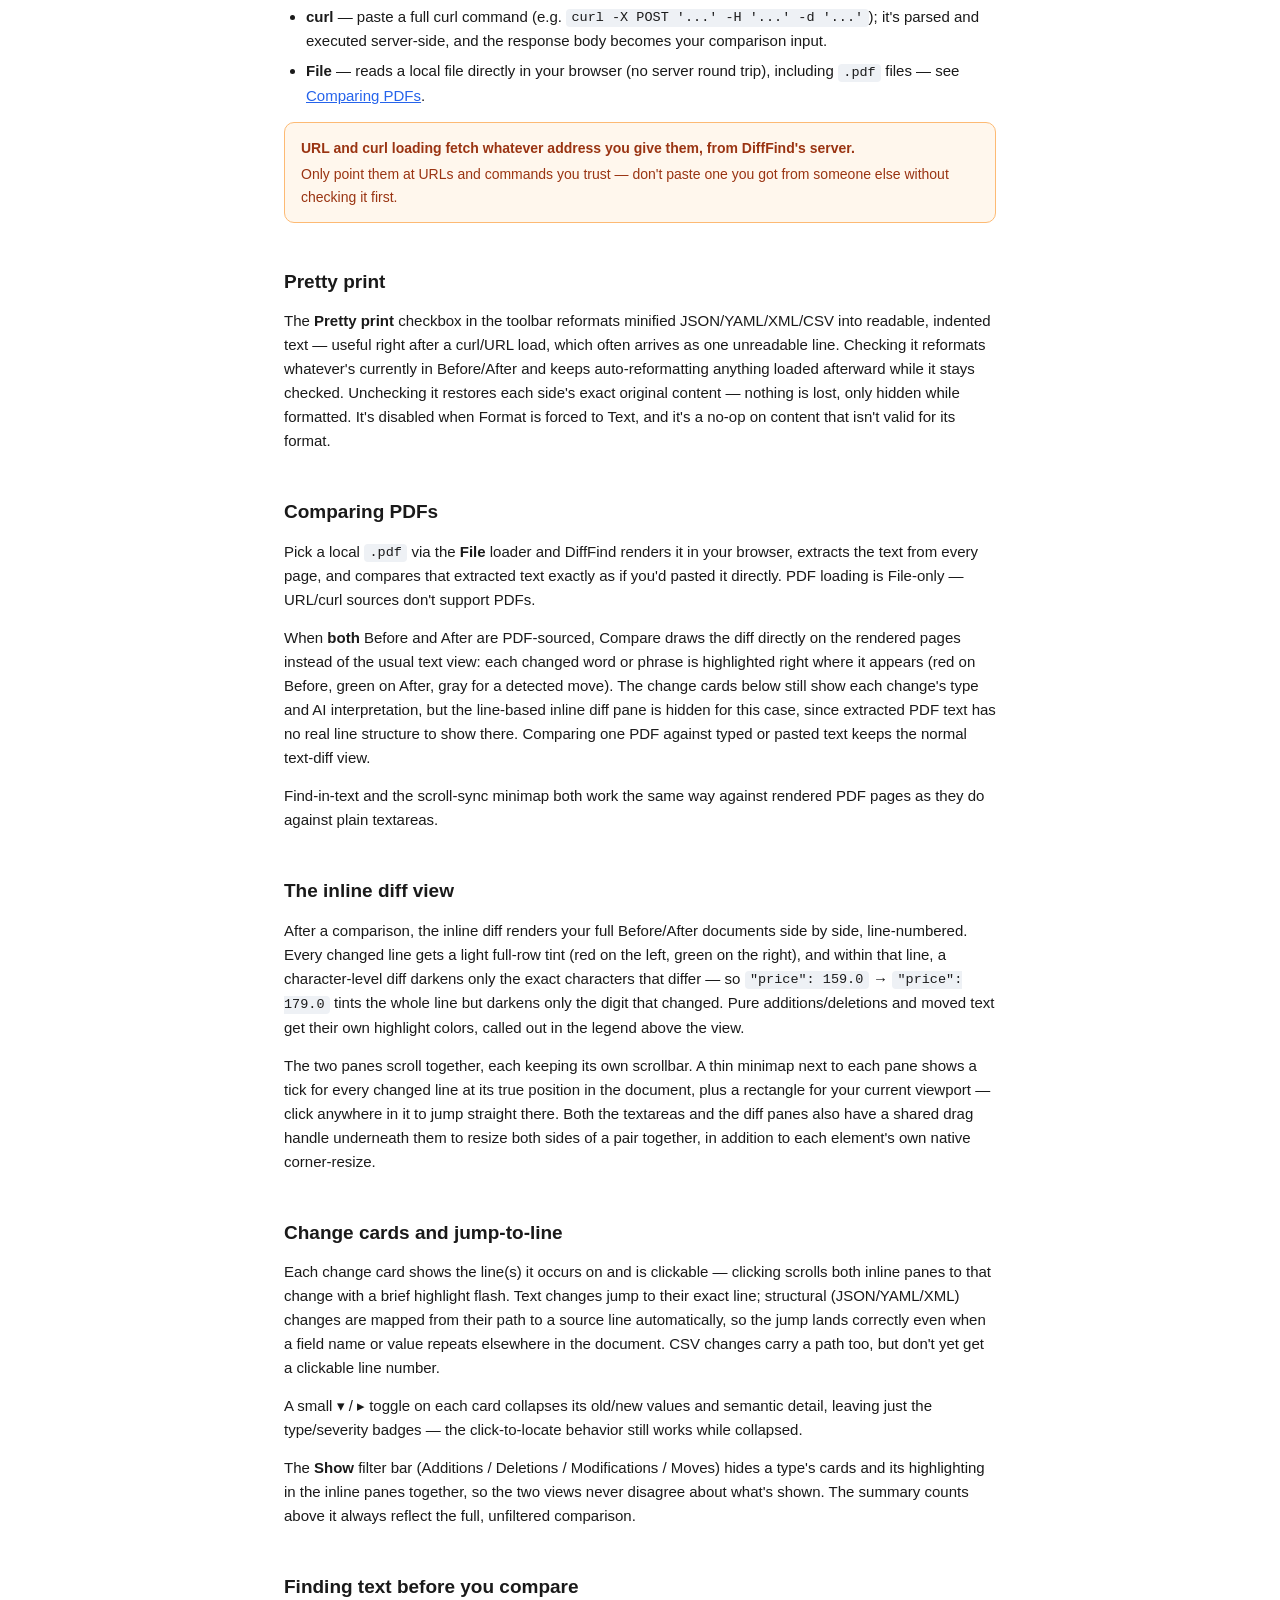
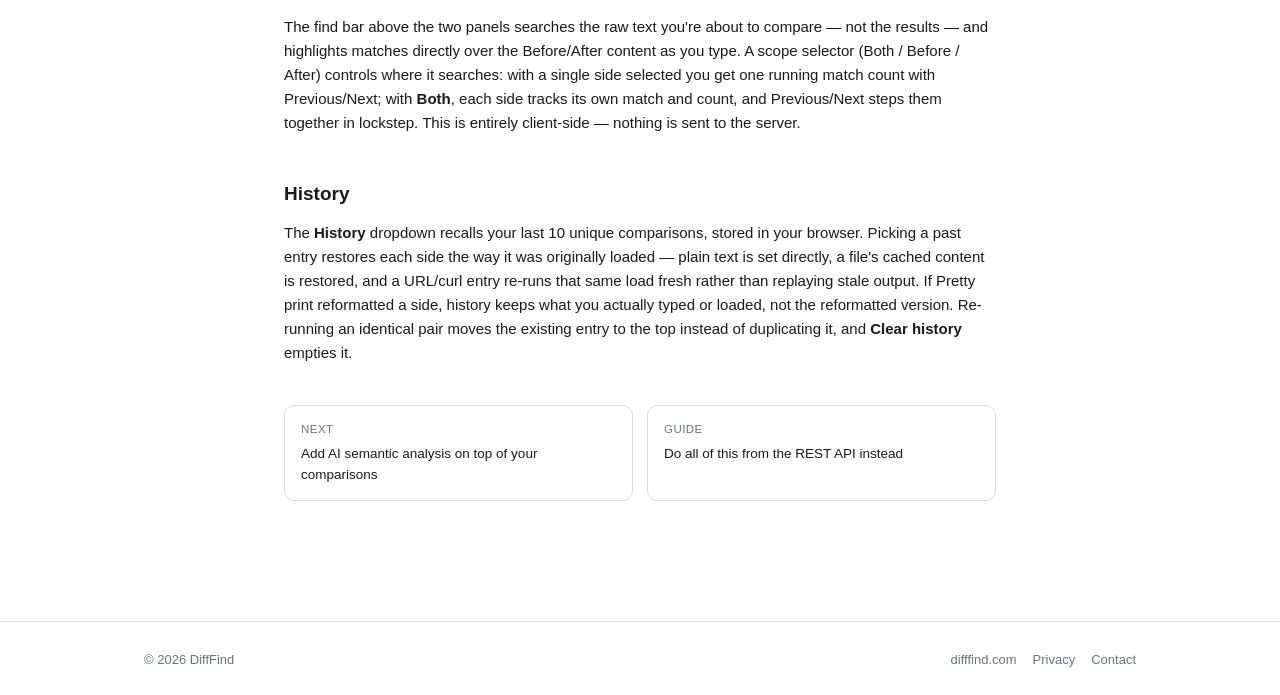
<file: comparing-documents.html>
<!doctype html>
<html lang="en">
<head>
<meta charset="utf-8" />
<meta name="viewport" content="width=device-width, initial-scale=1" />
<title>Comparing Documents — DiffFind Support</title>
<meta name="description" content="Formats, loaders, options, the inline diff view, minimap, history, and PDF comparison in DiffFind." />
<link rel="icon" type="image/png" href="assets/favicon.png" />
<link rel="stylesheet" href="assets/style.css" />
</head>
<body>

<header class="site-header">
  <div class="site-header-inner">
    <a class="brand" href="index.html">
      <img src="assets/favicon.png" alt="" />
      DiffFind <span class="support-tag">Support</span>
    </a>
    <nav class="site-nav">
      <a href="getting-started.html">Getting Started</a>
      <a href="comparing-documents.html" class="active">Comparing Documents</a>
      <a href="ai-semantic-analysis.html">AI Analysis</a>
      <a href="account-and-settings.html">Account</a>
      <a href="privacy-and-security.html">Privacy</a>
      <a href="api-for-developers.html">API</a>
      <a href="faq.html">FAQ</a>
    </nav>
    <div class="header-spacer"></div>
    <a class="app-link" href="https://app.diffind.com/" target="_blank" rel="noopener noreferrer">Open DiffFind</a>
  </div>
</header>

<main class="article">
  <div class="breadcrumb"><a href="index.html">Support</a> / Comparing Documents</div>

  <h1>Comparing documents</h1>
  <p class="subtitle">Formats, comparison options, loaders, and the inline diff view in detail.</p>

  <div class="toc">
    <div class="toc-title">On this page</div>
    <ul>
      <li><a href="#formats">Supported formats</a></li>
      <li><a href="#options">Comparison options</a></li>
      <li><a href="#loaders">Loading content: URL, curl, and File</a></li>
      <li><a href="#pretty-print">Pretty print</a></li>
      <li><a href="#pdf">Comparing PDFs</a></li>
      <li><a href="#inline-diff">The inline diff view</a></li>
      <li><a href="#change-cards">Change cards and jump-to-line</a></li>
      <li><a href="#find">Finding text before you compare</a></li>
      <li><a href="#history">History</a></li>
    </ul>
  </div>

  <h2 id="formats">Supported formats</h2>
  <p>
    DiffFind compares <strong>Text</strong>, <strong>JSON</strong>, <strong>YAML</strong>,
    <strong>XML</strong>, <strong>CSV</strong>, and <strong>PDF</strong> (via the File loader).
    Format is auto-detected — JSON is checked first, then XML, then YAML, then CSV, falling back
    to plain text — or you can force one with the Format dropdown.
  </p>
  <p>
    JSON, YAML, XML, and CSV are all compared <strong>structurally</strong>, not as raw text: each
    is parsed into a value tree and the trees are diffed against each other. That means:
  </p>
  <ul>
    <li>Reordering object keys never shows up as a change.</li>
    <li>Reformatting (indentation, quoting style, line breaks) never shows up as a change.</li>
    <li>Every change carries a path to exactly where it happened — for example <code>/server/limits/maxConnections</code> for JSON/YAML/XML, or <code>/3/price</code> (row 3's <code>price</code> column) for CSV.</li>
  </ul>
  <p>
    Even when you paste JSON/YAML/XML/CSV, you still get the line-numbered <a href="#inline-diff">inline diff</a> view too — it always runs its own plain-text comparison alongside the structural one, so you get both views without switching the Format dropdown.
  </p>

  <h2 id="options">Comparison options</h2>
  <table>
    <thead><tr><th>Option</th><th>Default</th><th>What it does</th></tr></thead>
    <tbody>
      <tr><td>Case sensitive</td><td>On</td><td>Treats differently-cased text as a change.</td></tr>
      <tr><td>Normalize whitespace</td><td>Off</td><td>Collapses whitespace runs before comparing, so whitespace-only differences don't show up as changes.</td></tr>
      <tr><td>Detect moves</td><td>On</td><td>Best-effort detection of content that was relocated rather than edited, shown as its own change type.</td></tr>
      <tr><td>Format</td><td>Auto</td><td>Forces Text / JSON / YAML / XML / CSV instead of auto-detecting.</td></tr>
    </tbody>
  </table>
  <p>Every option — plus the Analysis mode and the Show filters below — is remembered in your browser and restored the next time you visit. <strong>Reset</strong> in the toolbar clears everything, including Before/After content, back to defaults.</p>

  <h2 id="loaders">Loading content: URL, curl, and File</h2>
  <p>Each Before/After panel has a loader dropdown next to it:</p>
  <ul>
    <li><strong>Plain</strong> (default) — type or paste directly into the textarea.</li>
    <li><strong>URL</strong> — runs a GET request and loads the response body. This happens server-side, so the target doesn't need to allow cross-origin requests from DiffFind.</li>
    <li><strong>curl</strong> — paste a full curl command (e.g. <code>curl -X POST '...' -H '...' -d '...'</code>); it's parsed and executed server-side, and the response body becomes your comparison input.</li>
    <li><strong>File</strong> — reads a local file directly in your browser (no server round trip), including <code>.pdf</code> files — see <a href="#pdf">Comparing PDFs</a>.</li>
  </ul>
  <div class="callout warn">
    <strong>URL and curl loading fetch whatever address you give them, from DiffFind's server.</strong>
    Only point them at URLs and commands you trust — don't paste one you got from someone else without checking it first.
  </div>

  <h2 id="pretty-print">Pretty print</h2>
  <p>
    The <strong>Pretty print</strong> checkbox in the toolbar reformats minified JSON/YAML/XML/CSV
    into readable, indented text — useful right after a curl/URL load, which often arrives as one
    unreadable line. Checking it reformats whatever's currently in Before/After and keeps
    auto-reformatting anything loaded afterward while it stays checked. Unchecking it restores each
    side's exact original content — nothing is lost, only hidden while formatted. It's disabled
    when Format is forced to Text, and it's a no-op on content that isn't valid for its format.
  </p>

  <h2 id="pdf">Comparing PDFs</h2>
  <p>
    Pick a local <code>.pdf</code> via the <strong>File</strong> loader and DiffFind renders it in
    your browser, extracts the text from every page, and compares that extracted text exactly as
    if you'd pasted it directly. PDF loading is File-only — URL/curl sources don't support PDFs.
  </p>
  <p>
    When <strong>both</strong> Before and After are PDF-sourced, Compare draws the diff directly on
    the rendered pages instead of the usual text view: each changed word or phrase is highlighted
    right where it appears (red on Before, green on After, gray for a detected move). The change
    cards below still show each change's type and AI interpretation, but the line-based inline diff
    pane is hidden for this case, since extracted PDF text has no real line structure to show there.
    Comparing one PDF against typed or pasted text keeps the normal text-diff view.
  </p>
  <p>Find-in-text and the scroll-sync minimap both work the same way against rendered PDF pages as they do against plain textareas.</p>

  <h2 id="inline-diff">The inline diff view</h2>
  <p>
    After a comparison, the inline diff renders your full Before/After documents side by side,
    line-numbered. Every changed line gets a light full-row tint (red on the left, green on the
    right), and within that line, a character-level diff darkens only the exact characters that
    differ — so <code>"price": 159.0</code> → <code>"price": 179.0</code> tints the whole line but
    darkens only the digit that changed. Pure additions/deletions and moved text get their own
    highlight colors, called out in the legend above the view.
  </p>
  <p>
    The two panes scroll together, each keeping its own scrollbar. A thin minimap next to each pane
    shows a tick for every changed line at its true position in the document, plus a rectangle for
    your current viewport — click anywhere in it to jump straight there. Both the textareas and the
    diff panes also have a shared drag handle underneath them to resize both sides of a pair
    together, in addition to each element's own native corner-resize.
  </p>

  <h2 id="change-cards">Change cards and jump-to-line</h2>
  <p>
    Each change card shows the line(s) it occurs on and is clickable — clicking scrolls both inline
    panes to that change with a brief highlight flash. Text changes jump to their exact line;
    structural (JSON/YAML/XML) changes are mapped from their path to a source line automatically, so
    the jump lands correctly even when a field name or value repeats elsewhere in the document. CSV
    changes carry a path too, but don't yet get a clickable line number.
  </p>
  <p>
    A small ▾ / ▸ toggle on each card collapses its old/new values and semantic detail, leaving just
    the type/severity badges — the click-to-locate behavior still works while collapsed.
  </p>
  <p>
    The <strong>Show</strong> filter bar (Additions / Deletions / Modifications / Moves) hides a
    type's cards and its highlighting in the inline panes together, so the two views never disagree
    about what's shown. The summary counts above it always reflect the full, unfiltered comparison.
  </p>

  <h2 id="find">Finding text before you compare</h2>
  <p>
    The find bar above the two panels searches the raw text you're about to compare — not the
    results — and highlights matches directly over the Before/After content as you type. A scope
    selector (Both / Before / After) controls where it searches: with a single side selected you get
    one running match count with Previous/Next; with <strong>Both</strong>, each side tracks its own
    match and count, and Previous/Next steps them together in lockstep. This is entirely
    client-side — nothing is sent to the server.
  </p>

  <h2 id="history">History</h2>
  <p>
    The <strong>History</strong> dropdown recalls your last 10 unique comparisons, stored in your
    browser. Picking a past entry restores each side the way it was originally loaded — plain text
    is set directly, a file's cached content is restored, and a URL/curl entry re-runs that same
    load fresh rather than replaying stale output. If Pretty print reformatted a side, history keeps
    what you actually typed or loaded, not the reformatted version. Re-running an identical pair
    moves the existing entry to the top instead of duplicating it, and <strong>Clear history</strong>
    empties it.
  </p>

  <div class="next-steps">
    <a href="ai-semantic-analysis.html">
      <span class="label">Next</span>
      Add AI semantic analysis on top of your comparisons
    </a>
    <a href="api-for-developers.html">
      <span class="label">Guide</span>
      Do all of this from the REST API instead
    </a>
  </div>
</main>

<footer class="site-footer">
  <div class="site-footer-inner">
    <span>&copy; <span id="year"></span> DiffFind</span>
    <nav>
      <a href="https://difffind.com" target="_blank" rel="noopener noreferrer">difffind.com</a>
      <a href="privacy-and-security.html">Privacy</a>
      <a href="contact.html">Contact</a>
    </nav>
  </div>
</footer>
<script>document.getElementById('year').textContent = new Date().getFullYear();</script>

</body>
</html>
</file>
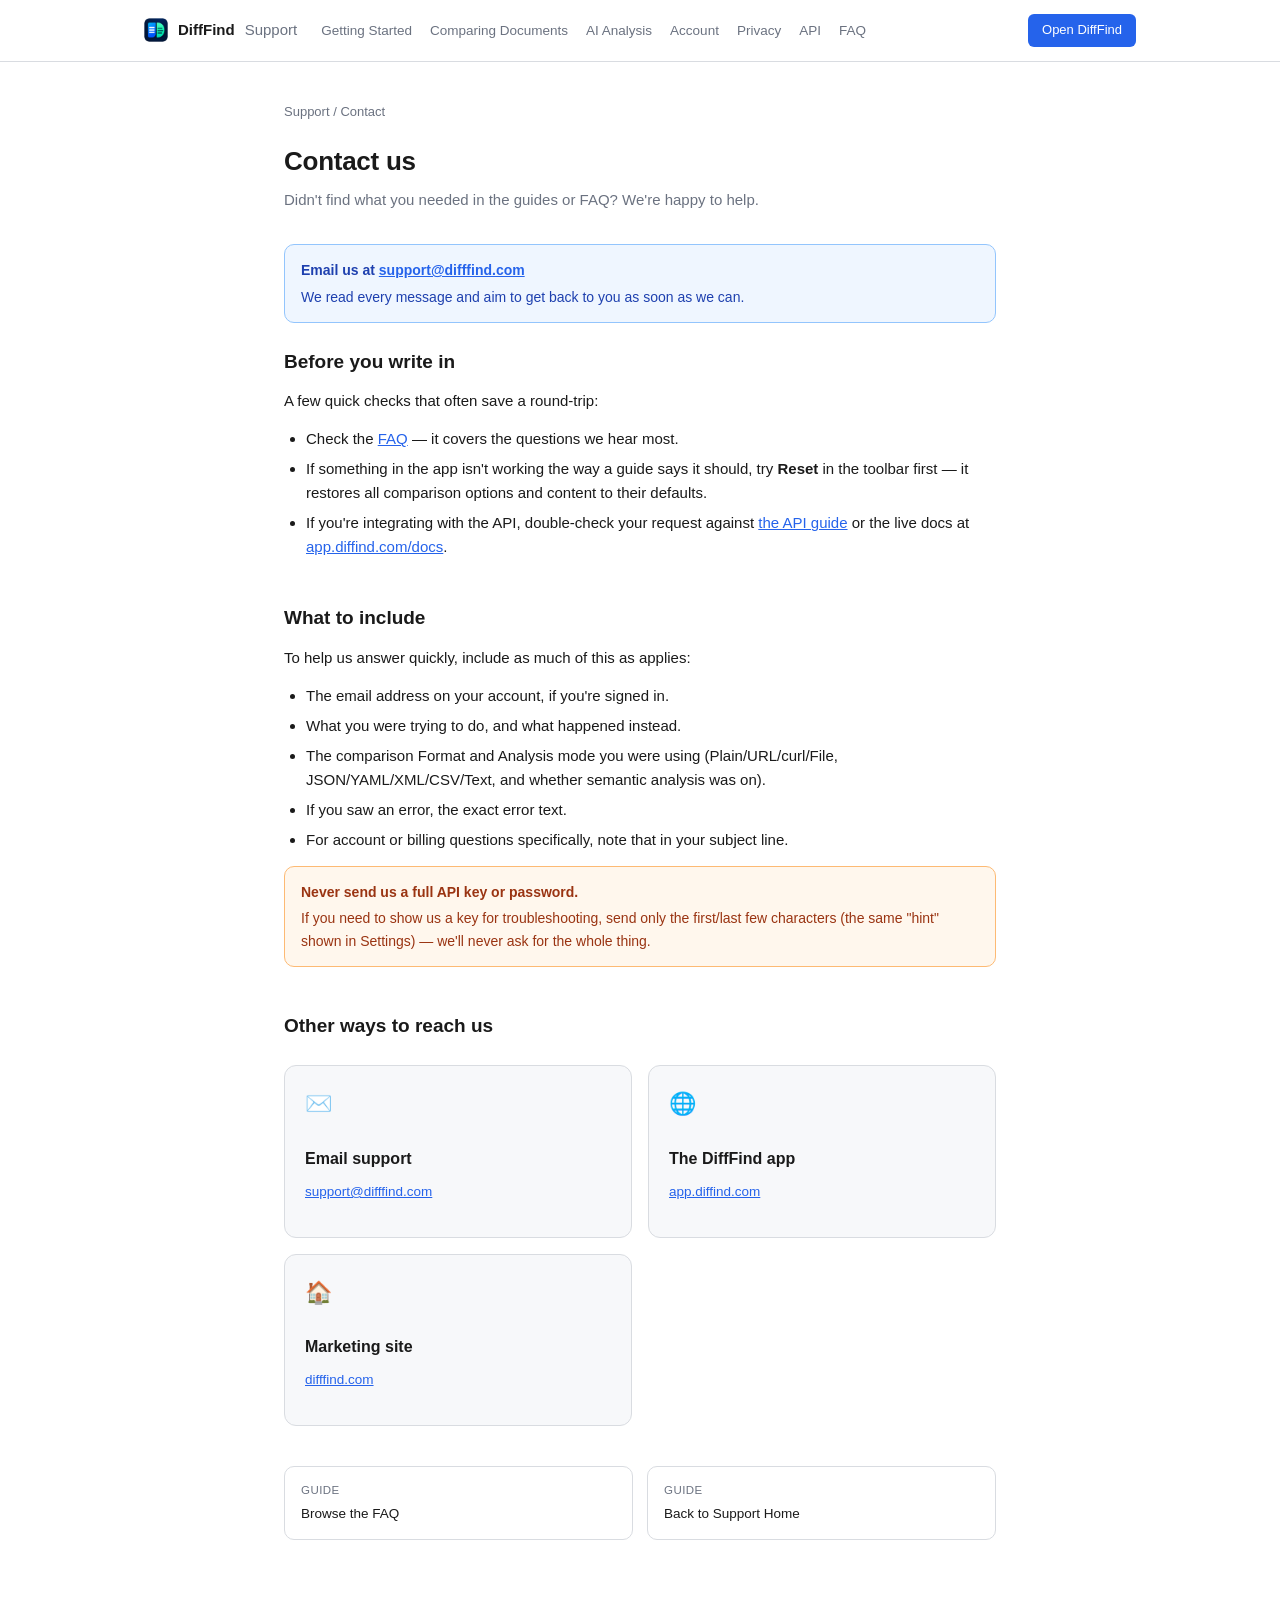
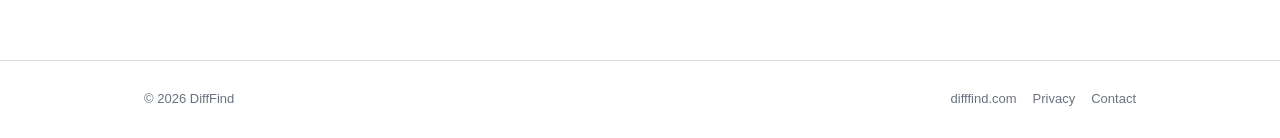
<file: contact.html>
<!doctype html>
<html lang="en">
<head>
<meta charset="utf-8" />
<meta name="viewport" content="width=device-width, initial-scale=1" />
<title>Contact Us — DiffFind Support</title>
<meta name="description" content="Get in touch with the DiffFind team." />
<link rel="icon" type="image/png" href="assets/favicon.png" />
<link rel="stylesheet" href="assets/style.css" />
</head>
<body>

<header class="site-header">
  <div class="site-header-inner">
    <a class="brand" href="index.html">
      <img src="assets/favicon.png" alt="" />
      DiffFind <span class="support-tag">Support</span>
    </a>
    <nav class="site-nav">
      <a href="getting-started.html">Getting Started</a>
      <a href="comparing-documents.html">Comparing Documents</a>
      <a href="ai-semantic-analysis.html">AI Analysis</a>
      <a href="account-and-settings.html">Account</a>
      <a href="privacy-and-security.html">Privacy</a>
      <a href="api-for-developers.html">API</a>
      <a href="faq.html">FAQ</a>
    </nav>
    <div class="header-spacer"></div>
    <a class="app-link" href="https://app.diffind.com/" target="_blank" rel="noopener noreferrer">Open DiffFind</a>
  </div>
</header>

<main class="article">
  <div class="breadcrumb"><a href="index.html">Support</a> / Contact</div>

  <h1>Contact us</h1>
  <p class="subtitle">Didn't find what you needed in the guides or FAQ? We're happy to help.</p>

  <div class="callout note">
    <strong>Email us at <a href="mailto:support@difffind.com">support@difffind.com</a></strong>
    We read every message and aim to get back to you as soon as we can.
  </div>

  <h2>Before you write in</h2>
  <p>A few quick checks that often save a round-trip:</p>
  <ul>
    <li>Check the <a href="faq.html">FAQ</a> — it covers the questions we hear most.</li>
    <li>If something in the app isn't working the way a guide says it should, try <strong>Reset</strong> in the toolbar first — it restores all comparison options and content to their defaults.</li>
    <li>If you're integrating with the API, double-check your request against <a href="api-for-developers.html">the API guide</a> or the live docs at <a href="https://app.diffind.com/docs" target="_blank" rel="noopener noreferrer">app.diffind.com/docs</a>.</li>
  </ul>

  <h2>What to include</h2>
  <p>To help us answer quickly, include as much of this as applies:</p>
  <ul>
    <li>The email address on your account, if you're signed in.</li>
    <li>What you were trying to do, and what happened instead.</li>
    <li>The comparison Format and Analysis mode you were using (Plain/URL/curl/File, JSON/YAML/XML/CSV/Text, and whether semantic analysis was on).</li>
    <li>If you saw an error, the exact error text.</li>
    <li>For account or billing questions specifically, note that in your subject line.</li>
  </ul>

  <div class="callout warn">
    <strong>Never send us a full API key or password.</strong>
    If you need to show us a key for troubleshooting, send only the first/last few characters (the same "hint" shown in Settings) — we'll never ask for the whole thing.
  </div>

  <h2>Other ways to reach us</h2>
  <div class="contact-grid">
    <div class="card">
      <span class="icon">✉️</span>
      <h3>Email support</h3>
      <p><a href="mailto:support@difffind.com">support@difffind.com</a></p>
    </div>
    <div class="card">
      <span class="icon">🌐</span>
      <h3>The DiffFind app</h3>
      <p><a href="https://app.diffind.com/" target="_blank" rel="noopener noreferrer">app.diffind.com</a></p>
    </div>
    <div class="card">
      <span class="icon">🏠</span>
      <h3>Marketing site</h3>
      <p><a href="https://difffind.com" target="_blank" rel="noopener noreferrer">difffind.com</a></p>
    </div>
  </div>

  <div class="next-steps">
    <a href="faq.html">
      <span class="label">Guide</span>
      Browse the FAQ
    </a>
    <a href="index.html">
      <span class="label">Guide</span>
      Back to Support Home
    </a>
  </div>
</main>

<footer class="site-footer">
  <div class="site-footer-inner">
    <span>&copy; <span id="year"></span> DiffFind</span>
    <nav>
      <a href="https://difffind.com" target="_blank" rel="noopener noreferrer">difffind.com</a>
      <a href="privacy-and-security.html">Privacy</a>
      <a href="contact.html">Contact</a>
    </nav>
  </div>
</footer>
<script>document.getElementById('year').textContent = new Date().getFullYear();</script>

</body>
</html>
</file>
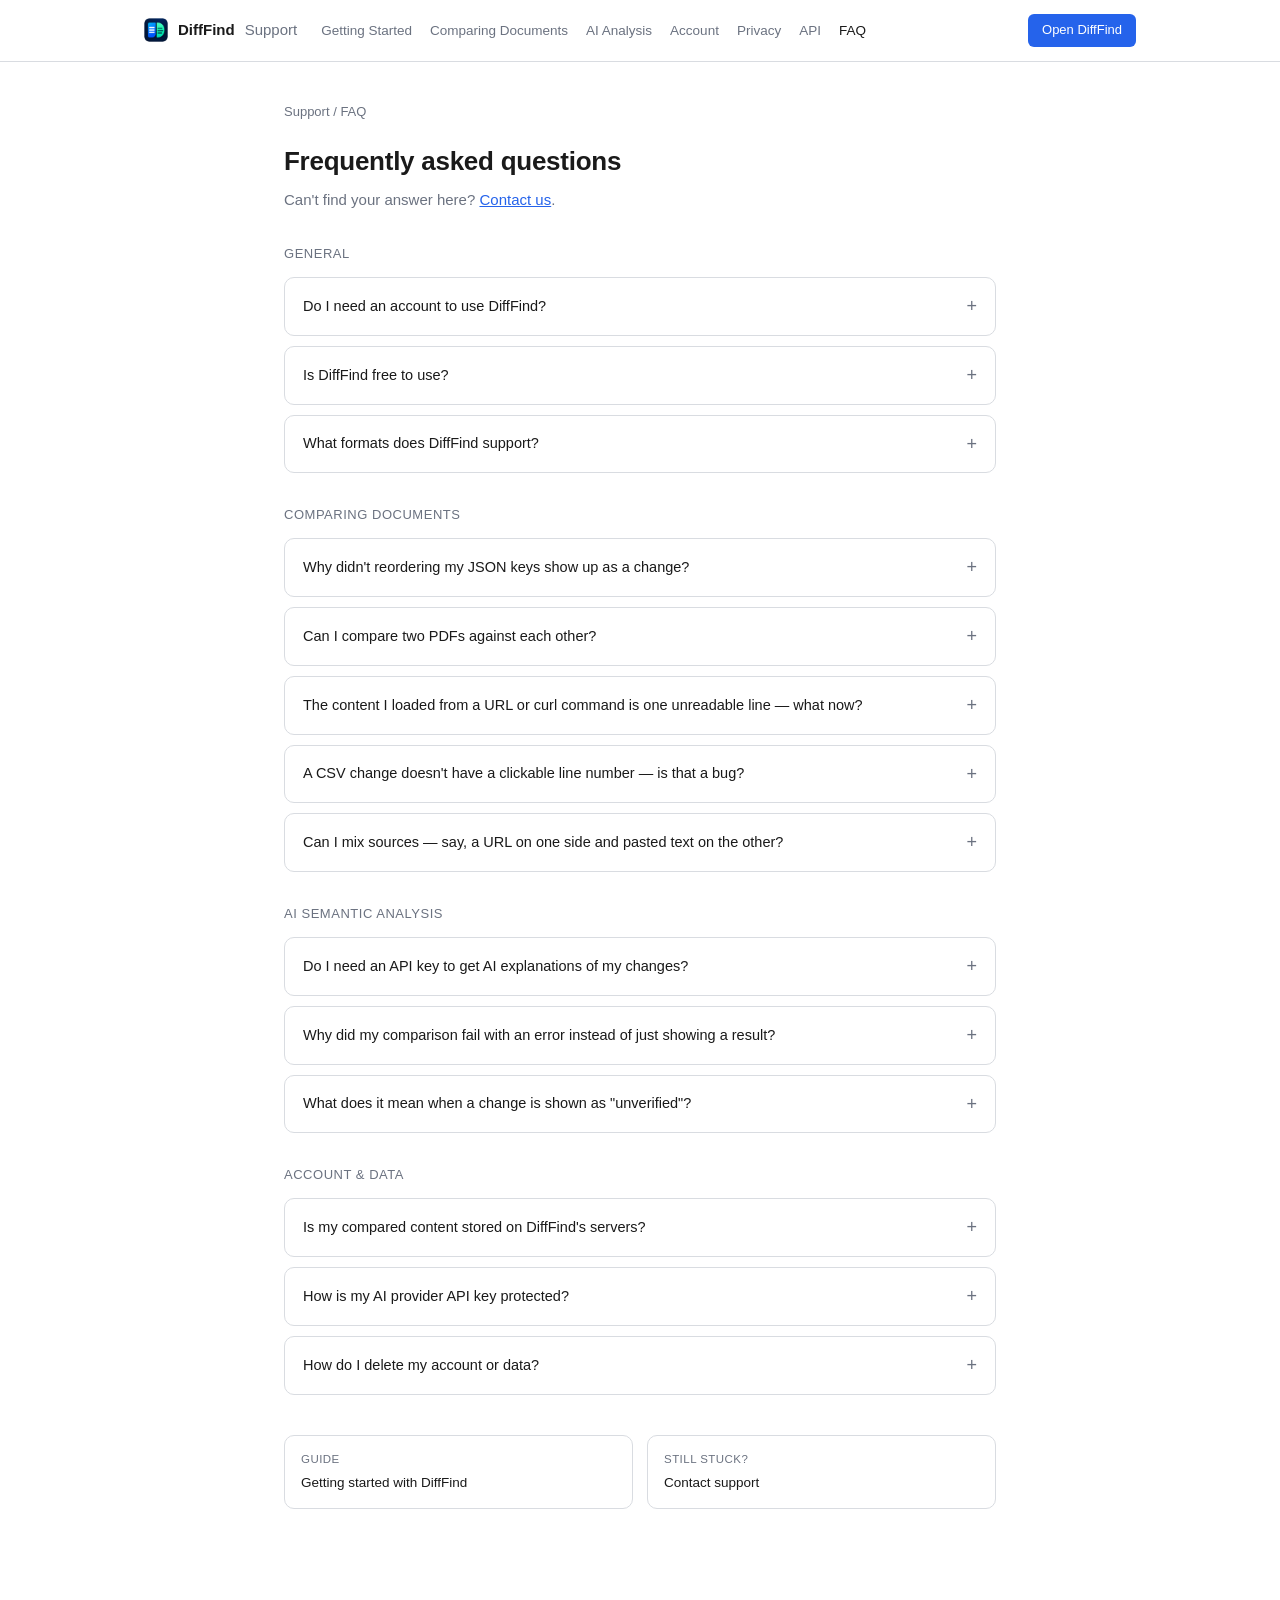
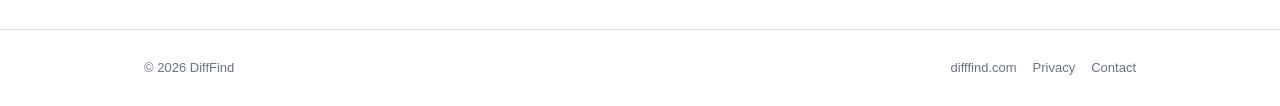
<file: faq.html>
<!doctype html>
<html lang="en">
<head>
<meta charset="utf-8" />
<meta name="viewport" content="width=device-width, initial-scale=1" />
<title>FAQ — DiffFind Support</title>
<meta name="description" content="Quick answers to the questions we hear most often about DiffFind." />
<link rel="icon" type="image/png" href="assets/favicon.png" />
<link rel="stylesheet" href="assets/style.css" />
</head>
<body>

<header class="site-header">
  <div class="site-header-inner">
    <a class="brand" href="index.html">
      <img src="assets/favicon.png" alt="" />
      DiffFind <span class="support-tag">Support</span>
    </a>
    <nav class="site-nav">
      <a href="getting-started.html">Getting Started</a>
      <a href="comparing-documents.html">Comparing Documents</a>
      <a href="ai-semantic-analysis.html">AI Analysis</a>
      <a href="account-and-settings.html">Account</a>
      <a href="privacy-and-security.html">Privacy</a>
      <a href="api-for-developers.html">API</a>
      <a href="faq.html" class="active">FAQ</a>
    </nav>
    <div class="header-spacer"></div>
    <a class="app-link" href="https://app.diffind.com/" target="_blank" rel="noopener noreferrer">Open DiffFind</a>
  </div>
</header>

<main class="article">
  <div class="breadcrumb"><a href="index.html">Support</a> / FAQ</div>

  <h1>Frequently asked questions</h1>
  <p class="subtitle">Can't find your answer here? <a href="contact.html">Contact us</a>.</p>

  <div class="faq-category">General</div>

  <details class="faq-item">
    <summary>Do I need an account to use DiffFind?</summary>
    <div class="faq-body">No. You can paste content and compare it, including with the default Heuristic AI provider, without signing in. Signing in with Google just saves your AI provider settings to your account so they follow you across devices — see <a href="account-and-settings.html">Account &amp; Settings</a>.</div>
  </details>

  <details class="faq-item">
    <summary>Is DiffFind free to use?</summary>
    <div class="faq-body">There's no billing or subscription in DiffFind today — the deterministic comparison and the Heuristic AI provider are available with no payment required. If you connect a real AI provider (Claude, OpenAI, Gemini), you'll use your own API key with that vendor, subject to their own pricing.</div>
  </details>

  <details class="faq-item">
    <summary>What formats does DiffFind support?</summary>
    <div class="faq-body">Text, JSON, YAML, XML, and CSV (compared structurally), plus PDF via the File loader. Markdown, HTML, and source-code comparison aren't available yet. See <a href="comparing-documents.html#formats">Supported formats</a>.</div>
  </details>

  <div class="faq-category">Comparing documents</div>

  <details class="faq-item">
    <summary>Why didn't reordering my JSON keys show up as a change?</summary>
    <div class="faq-body">JSON, YAML, XML, and CSV are compared structurally — as a parsed value tree, not as text — so key order and formatting never register as a change. Only the actual values changing does. See <a href="comparing-documents.html#formats">Supported formats</a>.</div>
  </details>

  <details class="faq-item">
    <summary>Can I compare two PDFs against each other?</summary>
    <div class="faq-body">Yes — load both sides via the File loader. When both are PDF-sourced, Compare highlights changes directly on the rendered pages instead of the usual line-based view. See <a href="comparing-documents.html#pdf">Comparing PDFs</a>.</div>
  </details>

  <details class="faq-item">
    <summary>The content I loaded from a URL or curl command is one unreadable line — what now?</summary>
    <div class="faq-body">Turn on <strong>Pretty print</strong> in the toolbar. It reformats minified JSON/YAML/XML/CSV into readable, indented text, and your original content is preserved underneath — unchecking it restores it exactly. See <a href="comparing-documents.html#pretty-print">Pretty print</a>.</div>
  </details>

  <details class="faq-item">
    <summary>A CSV change doesn't have a clickable line number — is that a bug?</summary>
    <div class="faq-body">No, that's a known current limitation. Text, JSON, YAML, and XML changes all jump to an exact source line when you click a change card; CSV changes carry a path (e.g. row 3's <code>price</code> column) but don't have that line-lookup yet.</div>
  </details>

  <details class="faq-item">
    <summary>Can I mix sources — say, a URL on one side and pasted text on the other?</summary>
    <div class="faq-body">Yes. Each Before/After panel has its own independent loader (Plain, URL, curl, or File), so you can mix and match freely.</div>
  </details>

  <div class="faq-category">AI semantic analysis</div>

  <details class="faq-item">
    <summary>Do I need an API key to get AI explanations of my changes?</summary>
    <div class="faq-body">No. The default Heuristic provider generates interpretations without any key or network call. An API key is only needed if you choose a real provider (Claude, OpenAI, or Gemini) for potentially deeper analysis. See <a href="ai-semantic-analysis.html#providers">Choosing a provider</a>.</div>
  </details>

  <details class="faq-item">
    <summary>Why did my comparison fail with an error instead of just showing a result?</summary>
    <div class="faq-body">If you're using a real AI provider, a malformed or off-schema response from that vendor fails loudly rather than silently guessing, and a failure to reach the vendor's API (bad key, rate limit, network issue) surfaces as its own error. This is deliberate — DiffFind would rather show you an error than a quietly-wrong interpretation.</div>
  </details>

  <details class="faq-item">
    <summary>What does it mean when a change is shown as "unverified"?</summary>
    <div class="faq-body">Every AI interpretation is checked against your source documents for factual values it cites (numbers, dates, percentages, etc.). "Unverified" means a cited value wasn't actually found in your source — treat that interpretation with extra scrutiny. See <a href="ai-semantic-analysis.html#verification">Verification</a>.</div>
  </details>

  <div class="faq-category">Account &amp; data</div>

  <details class="faq-item">
    <summary>Is my compared content stored on DiffFind's servers?</summary>
    <div class="faq-body">No, not beyond what's needed to generate the response. Your comparison history and options are saved only in your own browser. See <a href="privacy-and-security.html">Privacy &amp; Security</a>.</div>
  </details>

  <details class="faq-item">
    <summary>How is my AI provider API key protected?</summary>
    <div class="faq-body">If you're signed in, it's encrypted at rest and only ever decrypted to serve your own requests. If you're not signed in, it stays in your browser's local storage and is sent only with your own requests. See <a href="privacy-and-security.html#api-keys">API keys</a>.</div>
  </details>

  <details class="faq-item">
    <summary>How do I delete my account or data?</summary>
    <div class="faq-body">There's no self-service delete button yet — <a href="contact.html">contact us</a> from the email address on your account and we'll take care of it.</div>
  </details>

  <div class="next-steps">
    <a href="getting-started.html">
      <span class="label">Guide</span>
      Getting started with DiffFind
    </a>
    <a href="contact.html">
      <span class="label">Still stuck?</span>
      Contact support
    </a>
  </div>
</main>

<footer class="site-footer">
  <div class="site-footer-inner">
    <span>&copy; <span id="year"></span> DiffFind</span>
    <nav>
      <a href="https://difffind.com" target="_blank" rel="noopener noreferrer">difffind.com</a>
      <a href="privacy-and-security.html">Privacy</a>
      <a href="contact.html">Contact</a>
    </nav>
  </div>
</footer>
<script>document.getElementById('year').textContent = new Date().getFullYear();</script>

</body>
</html>
</file>
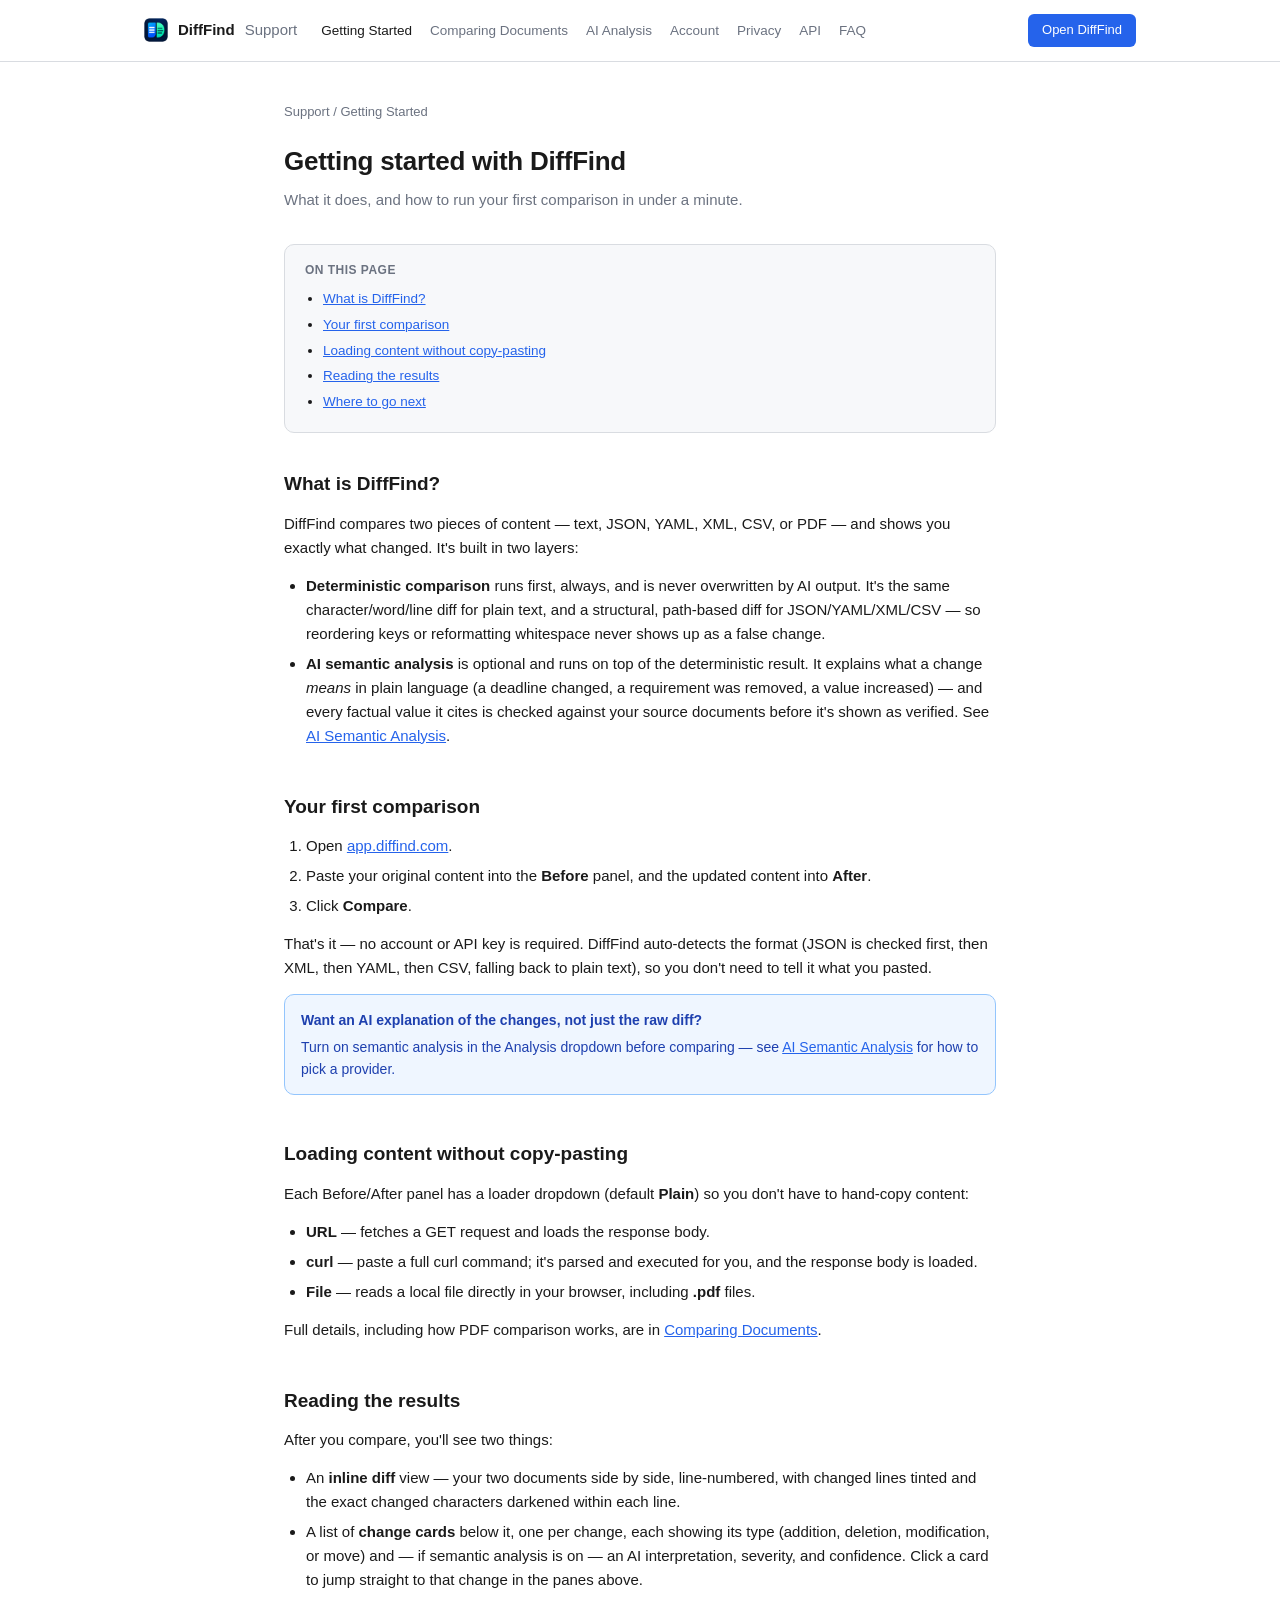
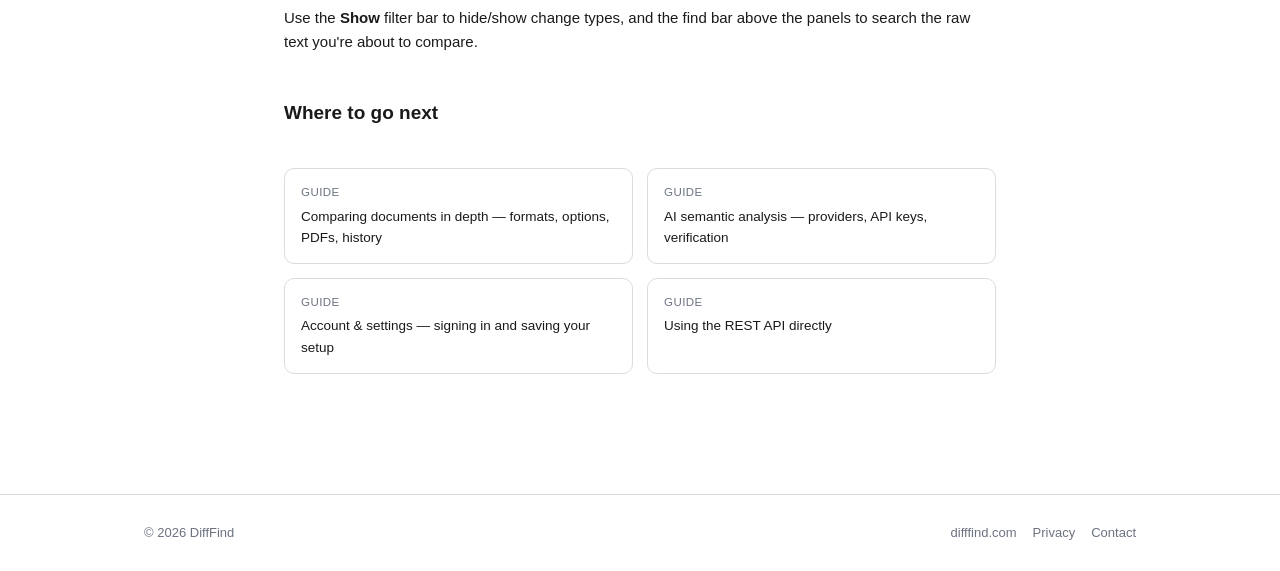
<file: getting-started.html>
<!doctype html>
<html lang="en">
<head>
<meta charset="utf-8" />
<meta name="viewport" content="width=device-width, initial-scale=1" />
<title>Getting Started — DiffFind Support</title>
<meta name="description" content="What DiffFind does and how to run your first comparison." />
<link rel="icon" type="image/png" href="assets/favicon.png" />
<link rel="stylesheet" href="assets/style.css" />
</head>
<body>

<header class="site-header">
  <div class="site-header-inner">
    <a class="brand" href="index.html">
      <img src="assets/favicon.png" alt="" />
      DiffFind <span class="support-tag">Support</span>
    </a>
    <nav class="site-nav">
      <a href="getting-started.html" class="active">Getting Started</a>
      <a href="comparing-documents.html">Comparing Documents</a>
      <a href="ai-semantic-analysis.html">AI Analysis</a>
      <a href="account-and-settings.html">Account</a>
      <a href="privacy-and-security.html">Privacy</a>
      <a href="api-for-developers.html">API</a>
      <a href="faq.html">FAQ</a>
    </nav>
    <div class="header-spacer"></div>
    <a class="app-link" href="https://app.diffind.com/" target="_blank" rel="noopener noreferrer">Open DiffFind</a>
  </div>
</header>

<main class="article">
  <div class="breadcrumb"><a href="index.html">Support</a> / Getting Started</div>

  <h1>Getting started with DiffFind</h1>
  <p class="subtitle">What it does, and how to run your first comparison in under a minute.</p>

  <div class="toc">
    <div class="toc-title">On this page</div>
    <ul>
      <li><a href="#what-is-difffind">What is DiffFind?</a></li>
      <li><a href="#first-comparison">Your first comparison</a></li>
      <li><a href="#loading-content">Loading content without copy-pasting</a></li>
      <li><a href="#reading-results">Reading the results</a></li>
      <li><a href="#next-steps">Where to go next</a></li>
    </ul>
  </div>

  <h2 id="what-is-difffind">What is DiffFind?</h2>
  <p>
    DiffFind compares two pieces of content — text, JSON, YAML, XML, CSV, or PDF — and shows you
    exactly what changed. It's built in two layers:
  </p>
  <ul>
    <li>
      <strong>Deterministic comparison</strong> runs first, always, and is never overwritten by AI
      output. It's the same character/word/line diff for plain text, and a structural,
      path-based diff for JSON/YAML/XML/CSV — so reordering keys or reformatting whitespace never
      shows up as a false change.
    </li>
    <li>
      <strong>AI semantic analysis</strong> is optional and runs on top of the deterministic
      result. It explains what a change <em>means</em> in plain language (a deadline changed, a
      requirement was removed, a value increased) — and every factual value it cites is checked
      against your source documents before it's shown as verified. See
      <a href="ai-semantic-analysis.html">AI Semantic Analysis</a>.
    </li>
  </ul>

  <h2 id="first-comparison">Your first comparison</h2>
  <ol>
    <li>Open <a href="https://app.diffind.com/" target="_blank" rel="noopener noreferrer">app.diffind.com</a>.</li>
    <li>Paste your original content into the <strong>Before</strong> panel, and the updated content into <strong>After</strong>.</li>
    <li>Click <strong>Compare</strong>.</li>
  </ol>
  <p>
    That's it — no account or API key is required. DiffFind auto-detects the format (JSON is
    checked first, then XML, then YAML, then CSV, falling back to plain text), so you don't need
    to tell it what you pasted.
  </p>
  <div class="callout note">
    <strong>Want an AI explanation of the changes, not just the raw diff?</strong>
    Turn on semantic analysis in the Analysis dropdown before comparing — see
    <a href="ai-semantic-analysis.html">AI Semantic Analysis</a> for how to pick a provider.
  </div>

  <h2 id="loading-content">Loading content without copy-pasting</h2>
  <p>
    Each Before/After panel has a loader dropdown (default <strong>Plain</strong>) so you don't
    have to hand-copy content:
  </p>
  <ul>
    <li><strong>URL</strong> — fetches a GET request and loads the response body.</li>
    <li><strong>curl</strong> — paste a full curl command; it's parsed and executed for you, and the response body is loaded.</li>
    <li><strong>File</strong> — reads a local file directly in your browser, including <strong>.pdf</strong> files.</li>
  </ul>
  <p>
    Full details, including how PDF comparison works, are in
    <a href="comparing-documents.html">Comparing Documents</a>.
  </p>

  <h2 id="reading-results">Reading the results</h2>
  <p>After you compare, you'll see two things:</p>
  <ul>
    <li>
      An <strong>inline diff</strong> view — your two documents side by side, line-numbered, with
      changed lines tinted and the exact changed characters darkened within each line.
    </li>
    <li>
      A list of <strong>change cards</strong> below it, one per change, each showing its type
      (addition, deletion, modification, or move) and — if semantic analysis is on — an AI
      interpretation, severity, and confidence. Click a card to jump straight to that change in
      the panes above.
    </li>
  </ul>
  <p>
    Use the <strong>Show</strong> filter bar to hide/show change types, and the find bar above the
    panels to search the raw text you're about to compare.
  </p>

  <h2 id="next-steps">Where to go next</h2>
  <div class="next-steps">
    <a href="comparing-documents.html">
      <span class="label">Guide</span>
      Comparing documents in depth — formats, options, PDFs, history
    </a>
    <a href="ai-semantic-analysis.html">
      <span class="label">Guide</span>
      AI semantic analysis — providers, API keys, verification
    </a>
    <a href="account-and-settings.html">
      <span class="label">Guide</span>
      Account &amp; settings — signing in and saving your setup
    </a>
    <a href="api-for-developers.html">
      <span class="label">Guide</span>
      Using the REST API directly
    </a>
  </div>
</main>

<footer class="site-footer">
  <div class="site-footer-inner">
    <span>&copy; <span id="year"></span> DiffFind</span>
    <nav>
      <a href="https://difffind.com" target="_blank" rel="noopener noreferrer">difffind.com</a>
      <a href="privacy-and-security.html">Privacy</a>
      <a href="contact.html">Contact</a>
    </nav>
  </div>
</footer>
<script>document.getElementById('year').textContent = new Date().getFullYear();</script>

</body>
</html>
</file>
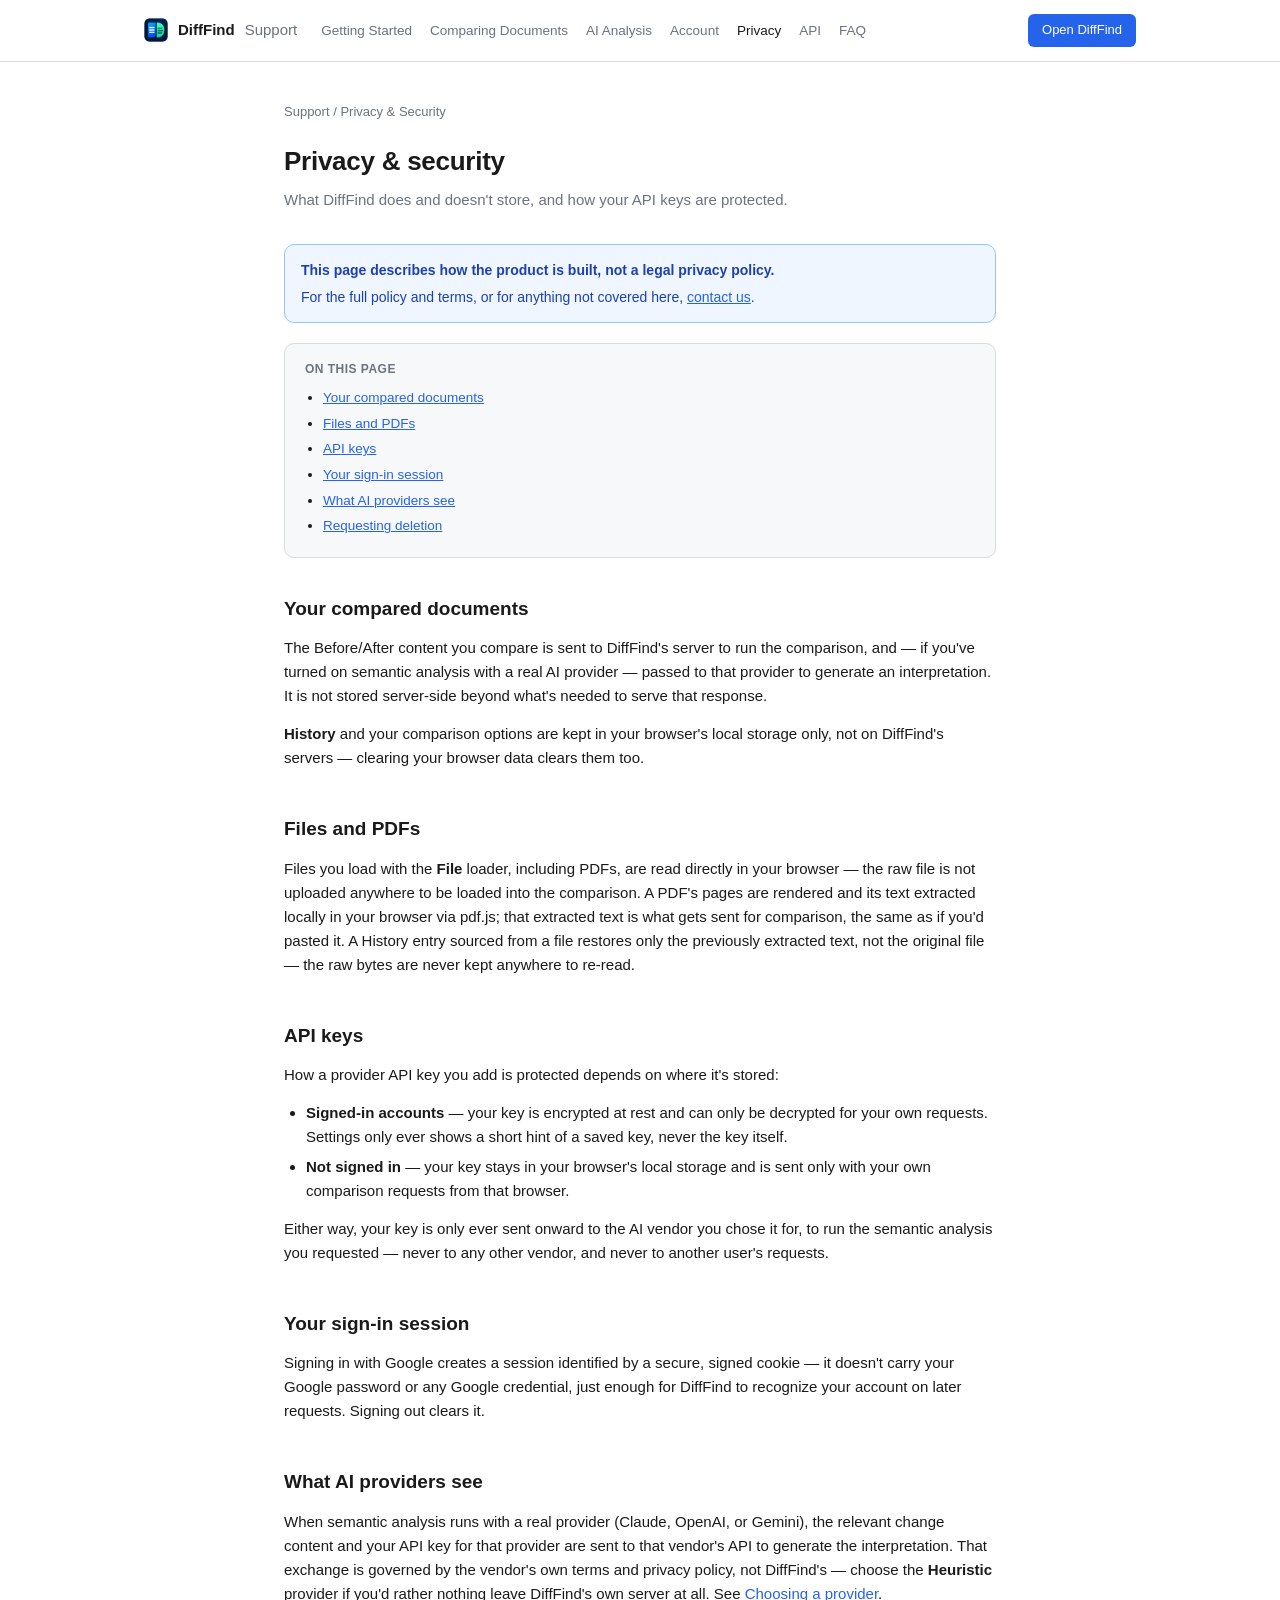
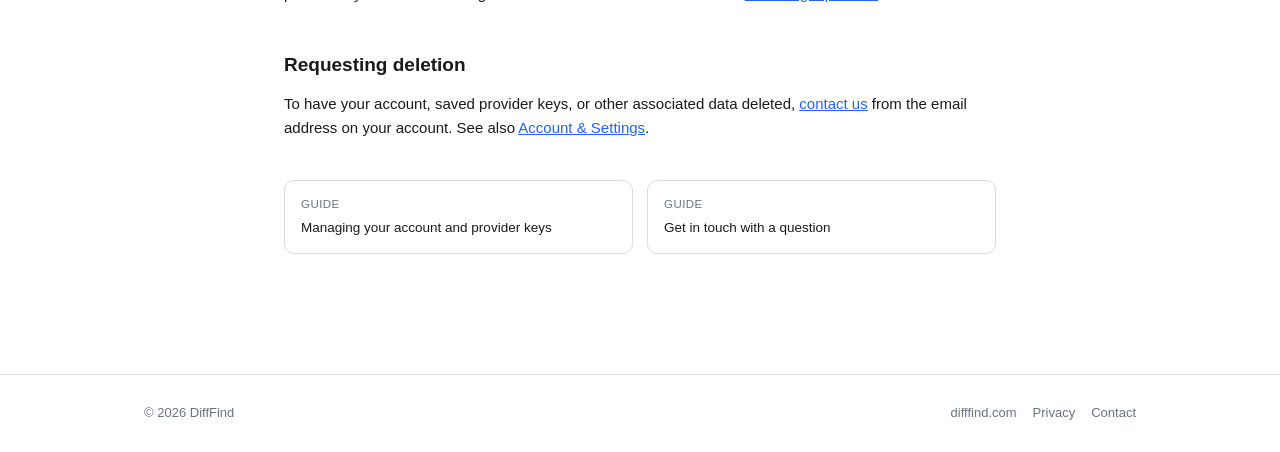
<file: privacy-and-security.html>
<!doctype html>
<html lang="en">
<head>
<meta charset="utf-8" />
<meta name="viewport" content="width=device-width, initial-scale=1" />
<title>Privacy &amp; Security — DiffFind Support</title>
<meta name="description" content="What DiffFind stores, how API keys and documents are handled, and how to request deletion of your data." />
<link rel="icon" type="image/png" href="assets/favicon.png" />
<link rel="stylesheet" href="assets/style.css" />
</head>
<body>

<header class="site-header">
  <div class="site-header-inner">
    <a class="brand" href="index.html">
      <img src="assets/favicon.png" alt="" />
      DiffFind <span class="support-tag">Support</span>
    </a>
    <nav class="site-nav">
      <a href="getting-started.html">Getting Started</a>
      <a href="comparing-documents.html">Comparing Documents</a>
      <a href="ai-semantic-analysis.html">AI Analysis</a>
      <a href="account-and-settings.html">Account</a>
      <a href="privacy-and-security.html" class="active">Privacy</a>
      <a href="api-for-developers.html">API</a>
      <a href="faq.html">FAQ</a>
    </nav>
    <div class="header-spacer"></div>
    <a class="app-link" href="https://app.diffind.com/" target="_blank" rel="noopener noreferrer">Open DiffFind</a>
  </div>
</header>

<main class="article">
  <div class="breadcrumb"><a href="index.html">Support</a> / Privacy &amp; Security</div>

  <h1>Privacy &amp; security</h1>
  <p class="subtitle">What DiffFind does and doesn't store, and how your API keys are protected.</p>

  <div class="callout note">
    <strong>This page describes how the product is built, not a legal privacy policy.</strong>
    For the full policy and terms, or for anything not covered here, <a href="contact.html">contact us</a>.
  </div>

  <div class="toc">
    <div class="toc-title">On this page</div>
    <ul>
      <li><a href="#your-documents">Your compared documents</a></li>
      <li><a href="#files-and-pdfs">Files and PDFs</a></li>
      <li><a href="#api-keys">API keys</a></li>
      <li><a href="#session">Your sign-in session</a></li>
      <li><a href="#ai-vendors">What AI providers see</a></li>
      <li><a href="#requesting-deletion">Requesting deletion</a></li>
    </ul>
  </div>

  <h2 id="your-documents">Your compared documents</h2>
  <p>
    The Before/After content you compare is sent to DiffFind's server to run the comparison, and —
    if you've turned on semantic analysis with a real AI provider — passed to that provider to
    generate an interpretation. It is not stored server-side beyond what's needed to serve that
    response.
  </p>
  <p>
    <strong>History</strong> and your comparison options are kept in your browser's local storage
    only, not on DiffFind's servers — clearing your browser data clears them too.
  </p>

  <h2 id="files-and-pdfs">Files and PDFs</h2>
  <p>
    Files you load with the <strong>File</strong> loader, including PDFs, are read directly in your
    browser — the raw file is not uploaded anywhere to be loaded into the comparison. A PDF's pages
    are rendered and its text extracted locally in your browser via pdf.js; that extracted text is
    what gets sent for comparison, the same as if you'd pasted it. A History entry sourced from a
    file restores only the previously extracted text, not the original file — the raw bytes are
    never kept anywhere to re-read.
  </p>

  <h2 id="api-keys">API keys</h2>
  <p>How a provider API key you add is protected depends on where it's stored:</p>
  <ul>
    <li><strong>Signed-in accounts</strong> — your key is encrypted at rest and can only be decrypted for your own requests. Settings only ever shows a short hint of a saved key, never the key itself.</li>
    <li><strong>Not signed in</strong> — your key stays in your browser's local storage and is sent only with your own comparison requests from that browser.</li>
  </ul>
  <p>Either way, your key is only ever sent onward to the AI vendor you chose it for, to run the semantic analysis you requested — never to any other vendor, and never to another user's requests.</p>

  <h2 id="session">Your sign-in session</h2>
  <p>
    Signing in with Google creates a session identified by a secure, signed cookie — it doesn't
    carry your Google password or any Google credential, just enough for DiffFind to recognize your
    account on later requests. Signing out clears it.
  </p>

  <h2 id="ai-vendors">What AI providers see</h2>
  <p>
    When semantic analysis runs with a real provider (Claude, OpenAI, or Gemini), the relevant
    change content and your API key for that provider are sent to that vendor's API to generate the
    interpretation. That exchange is governed by the vendor's own terms and privacy policy, not
    DiffFind's — choose the <strong>Heuristic</strong> provider if you'd rather nothing leave
    DiffFind's own server at all. See <a href="ai-semantic-analysis.html#providers">Choosing a
    provider</a>.
  </p>

  <h2 id="requesting-deletion">Requesting deletion</h2>
  <p>
    To have your account, saved provider keys, or other associated data deleted,
    <a href="contact.html">contact us</a> from the email address on your account. See also
    <a href="account-and-settings.html#account-deletion">Account &amp; Settings</a>.
  </p>

  <div class="next-steps">
    <a href="account-and-settings.html">
      <span class="label">Guide</span>
      Managing your account and provider keys
    </a>
    <a href="contact.html">
      <span class="label">Guide</span>
      Get in touch with a question
    </a>
  </div>
</main>

<footer class="site-footer">
  <div class="site-footer-inner">
    <span>&copy; <span id="year"></span> DiffFind</span>
    <nav>
      <a href="https://difffind.com" target="_blank" rel="noopener noreferrer">difffind.com</a>
      <a href="privacy-and-security.html">Privacy</a>
      <a href="contact.html">Contact</a>
    </nav>
  </div>
</footer>
<script>document.getElementById('year').textContent = new Date().getFullYear();</script>

</body>
</html>
</file>
<file: assets/style.css>
/* DiffFind Support — shared stylesheet */

:root {
  color-scheme: light dark;
  --bg: #ffffff;
  --fg: #1a1a1a;
  --muted: #6b7280;
  --border: #d9dce1;
  --panel: #f7f8fa;
  --panel-2: #eef1f5;
  --accent: #2563eb;
  --accent-fg: #ffffff;
  --code-bg: #0f1115;
  --code-fg: #e6e8eb;
  --warn-bg: #fff7ed;
  --warn-border: #fdba74;
  --warn-fg: #9a3412;
  --note-bg: #eff6ff;
  --note-border: #93c5fd;
  --note-fg: #1e40af;
  --shadow: 0 1px 2px rgba(16, 24, 40, 0.06), 0 1px 3px rgba(16, 24, 40, 0.08);
}

@media (prefers-color-scheme: dark) {
  :root {
    --bg: #14161a;
    --fg: #e6e8eb;
    --muted: #9aa2af;
    --border: #2b2f36;
    --panel: #1b1e23;
    --panel-2: #22262d;
    --accent: #60a5fa;
    --accent-fg: #0b1220;
    --code-bg: #0b0d10;
    --code-fg: #e6e8eb;
    --warn-bg: #2a1c10;
    --warn-border: #92400e;
    --warn-fg: #fdba74;
    --note-bg: #101c2e;
    --note-border: #1d4ed8;
    --note-fg: #93c5fd;
    --shadow: 0 1px 2px rgba(0, 0, 0, 0.4);
  }
}

* {
  box-sizing: border-box;
}

html {
  scroll-behavior: smooth;
}

body {
  margin: 0;
  background: var(--bg);
  color: var(--fg);
  font: 15px/1.6 -apple-system, BlinkMacSystemFont, "Segoe UI", Helvetica, Arial, sans-serif;
}

a {
  color: var(--accent);
}

code,
pre {
  font-family: ui-monospace, SFMono-Regular, "SF Mono", Menlo, Consolas, monospace;
}

code {
  background: var(--panel-2);
  border-radius: 4px;
  padding: 0.1em 0.4em;
  font-size: 0.9em;
}

pre {
  background: var(--code-bg);
  color: var(--code-fg);
  padding: 14px 16px;
  border-radius: 8px;
  overflow-x: auto;
  font-size: 13px;
  line-height: 1.5;
}

pre code {
  background: none;
  padding: 0;
  color: inherit;
}

img {
  max-width: 100%;
}

/* Header */

.site-header {
  border-bottom: 1px solid var(--border);
  position: sticky;
  top: 0;
  background: var(--bg);
  z-index: 10;
}

.site-header-inner {
  max-width: 1040px;
  margin: 0 auto;
  padding: 14px 24px;
  display: flex;
  align-items: center;
  gap: 24px;
}

.brand {
  display: flex;
  align-items: center;
  gap: 10px;
  text-decoration: none;
  color: inherit;
  font-weight: 600;
  font-size: 15px;
  flex-shrink: 0;
}

.brand img {
  height: 24px;
  width: 24px;
  display: block;
  border-radius: 5px;
}

.brand .support-tag {
  color: var(--muted);
  font-weight: 400;
}

.site-nav {
  display: flex;
  gap: 18px;
  flex-wrap: wrap;
  font-size: 13.5px;
}

.site-nav a {
  color: var(--muted);
  text-decoration: none;
}

.site-nav a:hover,
.site-nav a.active {
  color: var(--fg);
}

.header-spacer {
  flex: 1;
}

.app-link {
  background: var(--accent);
  color: var(--accent-fg);
  border-radius: 6px;
  padding: 6px 14px;
  font-size: 13px;
  font-weight: 500;
  text-decoration: none;
  white-space: nowrap;
}

.app-link:hover {
  opacity: 0.9;
}

/* Layout */

.page {
  max-width: 1040px;
  margin: 0 auto;
  padding: 40px 24px 80px;
}

.article {
  max-width: 760px;
  margin: 0 auto;
  padding: 40px 24px 80px;
}

.breadcrumb {
  font-size: 13px;
  color: var(--muted);
  margin-bottom: 18px;
}

.breadcrumb a {
  color: var(--muted);
  text-decoration: none;
}

.breadcrumb a:hover {
  color: var(--accent);
}

/* Hero (home page) */

.hero {
  text-align: center;
  padding: 56px 0 40px;
}

.hero h1 {
  font-size: 32px;
  margin: 0 0 10px;
  letter-spacing: -0.01em;
}

.hero p {
  color: var(--muted);
  font-size: 16px;
  max-width: 560px;
  margin: 0 auto 28px;
}

.search-box {
  max-width: 480px;
  margin: 0 auto;
  position: relative;
}

.search-box input {
  width: 100%;
  padding: 12px 16px;
  border-radius: 10px;
  border: 1px solid var(--border);
  background: var(--panel);
  color: var(--fg);
  font-size: 14px;
}

.search-box input:focus {
  outline: 2px solid var(--accent);
  outline-offset: 1px;
}

/* Card grid */

.card-grid {
  display: grid;
  grid-template-columns: repeat(3, 1fr);
  gap: 16px;
  margin: 32px 0;
}

@media (max-width: 720px) {
  .card-grid {
    grid-template-columns: 1fr;
  }
}

.card {
  display: block;
  border: 1px solid var(--border);
  background: var(--panel);
  border-radius: 12px;
  padding: 20px;
  text-decoration: none;
  color: inherit;
  transition: border-color 0.15s ease, transform 0.15s ease;
}

.card:hover {
  border-color: var(--accent);
  transform: translateY(-1px);
}

.card .icon {
  font-size: 22px;
  margin-bottom: 10px;
  display: block;
}

.card h3 {
  margin: 0 0 6px;
  font-size: 15.5px;
}

.card p {
  margin: 0;
  color: var(--muted);
  font-size: 13.5px;
}

.card[hidden] {
  display: none;
}

.no-results {
  text-align: center;
  color: var(--muted);
  padding: 24px;
  display: none;
}

.no-results.visible {
  display: block;
}

/* Article typography */

.article h1 {
  font-size: 26px;
  margin: 0 0 6px;
  letter-spacing: -0.01em;
}

.article .subtitle {
  color: var(--muted);
  font-size: 15px;
  margin: 0 0 32px;
}

.article h2 {
  font-size: 19px;
  margin: 40px 0 12px;
  padding-top: 4px;
}

.article h2:first-of-type {
  margin-top: 8px;
}

.article h3 {
  font-size: 16px;
  margin: 24px 0 10px;
}

.article p {
  margin: 0 0 14px;
}

.article ul,
.article ol {
  margin: 0 0 14px;
  padding-left: 22px;
}

.article li {
  margin-bottom: 6px;
}

.article table {
  width: 100%;
  border-collapse: collapse;
  margin: 0 0 20px;
  font-size: 13.5px;
}

.article th,
.article td {
  border: 1px solid var(--border);
  padding: 8px 10px;
  text-align: left;
  vertical-align: top;
}

.article th {
  background: var(--panel);
  font-weight: 600;
}

.toc {
  border: 1px solid var(--border);
  background: var(--panel);
  border-radius: 10px;
  padding: 16px 20px;
  margin: 0 0 32px;
  font-size: 13.5px;
}

.toc-title {
  font-weight: 600;
  margin-bottom: 8px;
  font-size: 12px;
  text-transform: uppercase;
  letter-spacing: 0.04em;
  color: var(--muted);
}

.toc ul {
  margin: 0;
  padding-left: 18px;
}

.toc li {
  margin-bottom: 4px;
}

.callout {
  border-radius: 10px;
  padding: 14px 16px;
  margin: 0 0 20px;
  font-size: 14px;
  border: 1px solid;
}

.callout.note {
  background: var(--note-bg);
  border-color: var(--note-border);
  color: var(--note-fg);
}

.callout.warn {
  background: var(--warn-bg);
  border-color: var(--warn-border);
  color: var(--warn-fg);
}

.callout strong {
  display: block;
  margin-bottom: 4px;
}

.badge {
  display: inline-block;
  font-size: 11.5px;
  font-weight: 600;
  padding: 2px 8px;
  border-radius: 999px;
  background: var(--panel-2);
  color: var(--muted);
  border: 1px solid var(--border);
}

/* FAQ */

.faq-item {
  border: 1px solid var(--border);
  border-radius: 10px;
  margin-bottom: 10px;
  overflow: hidden;
}

.faq-item summary {
  cursor: pointer;
  padding: 14px 18px;
  font-weight: 500;
  font-size: 14.5px;
  list-style: none;
  display: flex;
  justify-content: space-between;
  align-items: center;
  gap: 12px;
}

.faq-item summary::-webkit-details-marker {
  display: none;
}

.faq-item summary::after {
  content: "+";
  color: var(--muted);
  font-size: 18px;
  flex-shrink: 0;
}

.faq-item[open] summary::after {
  content: "\2212";
}

.faq-item .faq-body {
  padding: 0 18px 16px;
  color: var(--muted);
  font-size: 14px;
}

.faq-category {
  font-size: 13px;
  text-transform: uppercase;
  letter-spacing: 0.04em;
  color: var(--muted);
  margin: 32px 0 12px;
}

.faq-category:first-of-type {
  margin-top: 0;
}

/* Prev/next + related links */

.next-steps {
  display: grid;
  grid-template-columns: 1fr 1fr;
  gap: 14px;
  margin-top: 40px;
}

@media (max-width: 560px) {
  .next-steps {
    grid-template-columns: 1fr;
  }
}

.next-steps a {
  border: 1px solid var(--border);
  border-radius: 10px;
  padding: 14px 16px;
  text-decoration: none;
  color: inherit;
  font-size: 13.5px;
  display: block;
}

.next-steps a:hover {
  border-color: var(--accent);
}

.next-steps .label {
  color: var(--muted);
  font-size: 11.5px;
  text-transform: uppercase;
  letter-spacing: 0.04em;
  display: block;
  margin-bottom: 4px;
}

/* Contact form-ish blocks */

.contact-grid {
  display: grid;
  grid-template-columns: 1fr 1fr;
  gap: 16px;
  margin: 24px 0;
}

@media (max-width: 640px) {
  .contact-grid {
    grid-template-columns: 1fr;
  }
}

/* Footer */

.site-footer {
  border-top: 1px solid var(--border);
  margin-top: 40px;
}

.site-footer-inner {
  max-width: 1040px;
  margin: 0 auto;
  padding: 28px 24px;
  display: flex;
  justify-content: space-between;
  align-items: center;
  gap: 16px;
  flex-wrap: wrap;
  color: var(--muted);
  font-size: 13px;
}

.site-footer nav {
  display: flex;
  gap: 16px;
  flex-wrap: wrap;
}

.site-footer a {
  color: var(--muted);
  text-decoration: none;
}

.site-footer a:hover {
  color: var(--accent);
}
</file>
